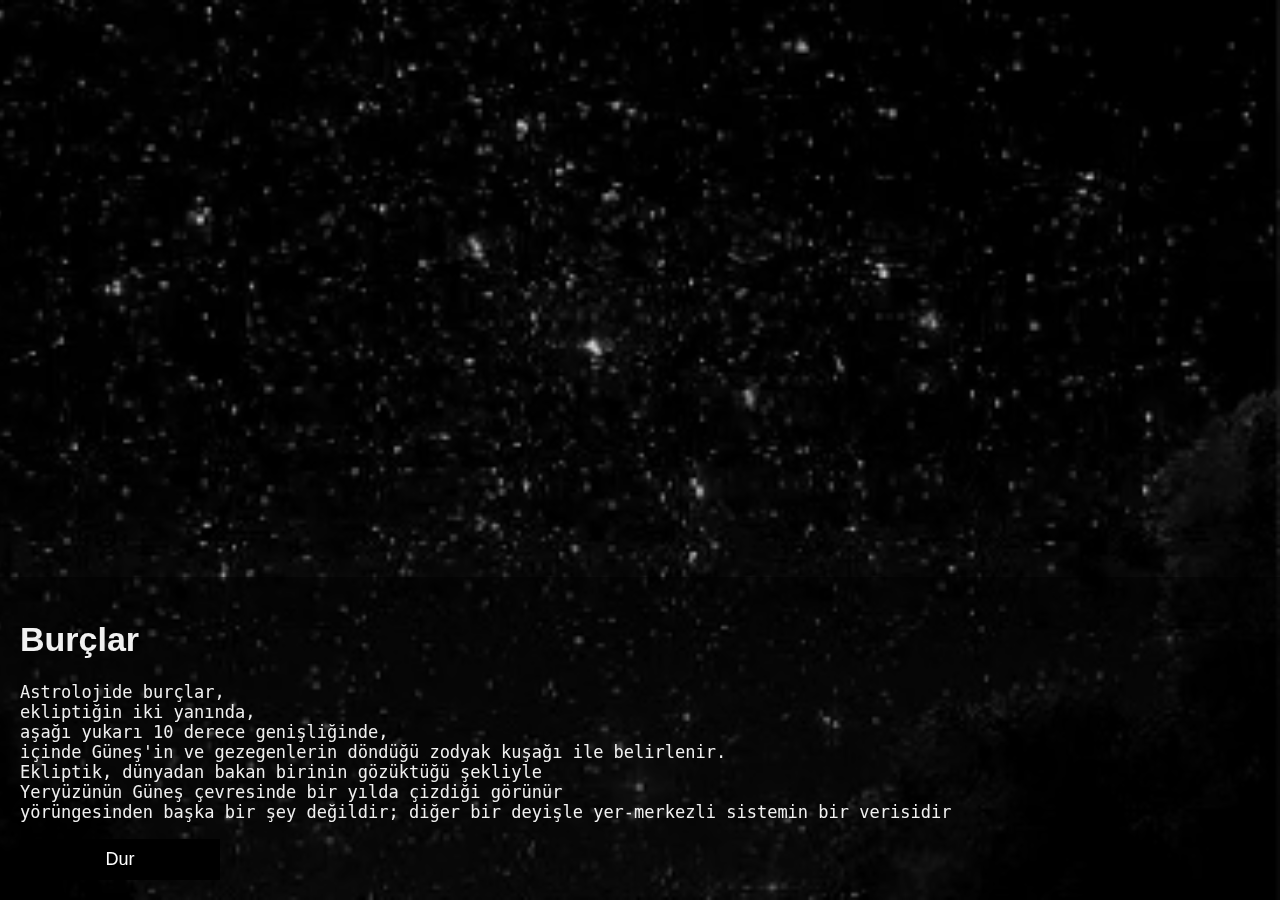
<file: AnaSayfa.html>
<!DOCTYPE html>
<html lang="tr">
<head>
    <meta charset="UTF-8">
    <title>Arkaplan video</title>
    <style>
        * {
            box-sizing: border-box;
        }

        body {
            margin: 0;
            font-family: Arial;
            font-size: 17px;
        }

        #video {
            position: fixed;
            right: 0;
            bottom: 0;
            min-width: 100%;
            min-height: 100%;
        }

        #videoIcerik {
            position: fixed;
            bottom: 0;
            background: rgba(0, 0, 0, 0.5);
            color: #f1f1f1;
            width: 100%;
            padding: 20px;
        }

        #buton {
            width: 200px;
            font-size: 18px;
            padding: 10px;
            border: none;
            background: #000;
            color: #fff;
            cursor: pointer;
        }

        #buton:hover {
            background: #ddd;
            color: black;
        }
    </style>
</head>
<body> 

      <video autoplay muted loop id="video" onclick="durBasla()">
    <source src="g.mp4" type="video/mp4">
    Tarayıcınız HTML5 videosunu desteklemiyor.
</video>

<div id="videoIcerik">
    
    <h1>Burçlar</h1>
    <pre>Astrolojide burçlar,
ekliptiğin iki yanında, 
aşağı yukarı 10 derece genişliğinde, 
içinde Güneş'in ve gezegenlerin döndüğü zodyak kuşağı ile belirlenir. 
Ekliptik, dünyadan bakan birinin gözüktüğü şekliyle 
Yeryüzünün Güneş çevresinde bir yılda çizdiği görünür 
yörüngesinden başka bir şey değildir; diğer bir deyişle yer-merkezli sistemin bir verisidir</pre>
    <button id="buton" onclick="durBasla()">Dur</button>
</div>

<script>
    var video = document.getElementById("video");
    var btn = document.getElementById("buton");

    function durBasla() {
        if (video.paused) {
            video.play();
            btn.innerHTML = "Dur";
        } else {
            video.pause();
            btn.innerHTML = "Oynat";
        }
    }
</script>

</body>
</html>
</file>
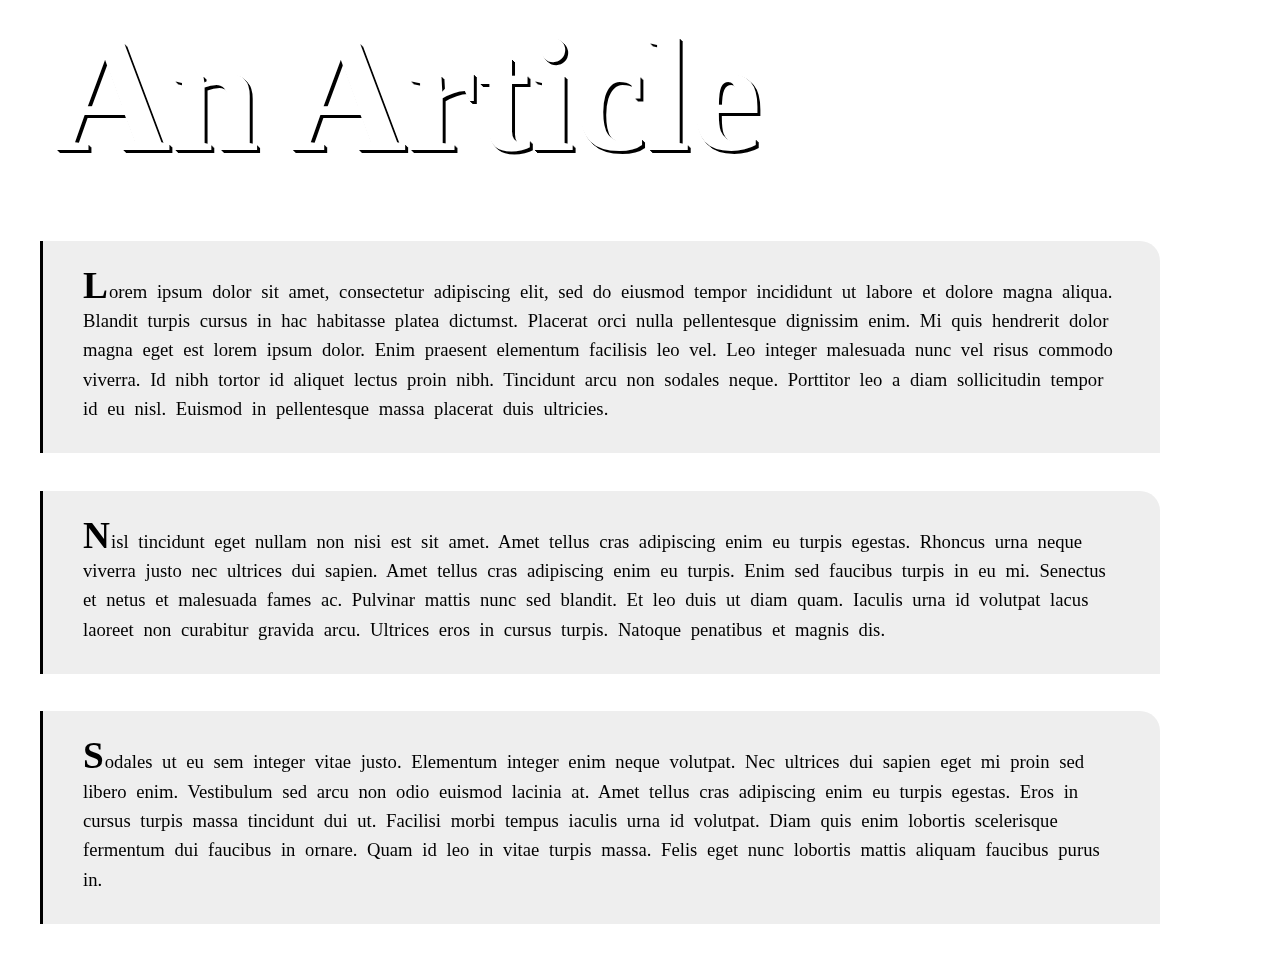
<file: blog.html>
<!DOCTYPE html>
<html lang="en">
<head>
    <meta charset="UTF-8">
    <meta name="viewport" content="width=device-width, initial-scale=1.0">
    <title>Document</title>
    <link rel="stylesheet" href="fre2.css"/>
</head>
<body>
    <div class="container">
        <main>
    <header>

        <div></div>
        <div></div>
        <div></div>
        <div></div>
        <div></div>
        <div></div>
        <div></div>
        <div></div>
        <div></div>
        <div></div>
        <div></div>
        <div></div>
        <div></div>
        <div></div>
        <div></div>
        <div></div>
        <div></div>
        <div></div>
        <div></div>
        <div></div>
        <div></div>
        <div></div>
        <div></div>
        <div></div>
        <div></div>
        <div></div>
        <div></div>
        <div></div>
        <div></div>
        <div></div>
        <div></div>
        <div></div>
        <div></div>
        <div></div>
        <div></div>
        <div></div>
        <div></div>
        <div></div>
        <div></div>
        <div></div>
        <div></div>
        <div></div>
        <div></div>
        <div></div>
        <div></div>
        <div></div>
        <div></div>
        <div></div>
        <div></div>
        <div></div>
        <div></div>
        <div></div>
        <div></div>
        <div></div>
        <div></div>
        <div></div>
        <div></div>
        <div></div>
        <div></div>
        <div></div>
        <div></div>
        <div></div>
        <div></div>
        <div></div>
        <div></div>
        <div></div>
        <div></div>
        <div></div>
        <div></div>
        <div></div>
        <div></div>
        <div></div>
        <div></div>
        <div></div>
        <div></div>
        <div></div>
        <div></div>
        <div></div>
        <div></div>
        <div></div>
        <div></div>
        <div></div>
        <div></div>
        <div></div>
        <div></div>
        <div></div>
        <div></div>
        <div></div>
        <div></div>
        <div></div>
        <div></div>
        <div></div>
        <div></div>
        <div></div>
        <div></div>
        <div></div>
        <div></div>
        <div></div>
        <div></div>
        <div></div>
        <div></div>
        <div></div>
        <div></div>
        <div></div>
        <div></div>
        <div></div>
        <div></div>
        <div></div>
        <div></div>
        <div></div>
        <div></div>
        <div></div>
        <div></div>
        <div></div>
        <div></div>
        <div></div>
        <div></div>
        <div></div>
        <div></div>
        <div></div>
        <div></div>
        <div></div>
        <div></div>
        <div></div>
        <div></div>
        <div></div>
        <div></div>
        <div></div>
        <div></div>
        <div></div>
        <div></div>
        <div></div>
        <div></div>
        <div></div>
        <div></div>
        <div></div>
        <div></div>
        <div></div>
        <div></div>
        <div></div>
        <div></div>
        <div></div>
        <div></div>
        <div></div>
        <div></div>
        <div></div>
        <div></div>
        <div></div>
        <div></div>
        <div></div>
        <div></div>
        <div></div>
        <div></div>
        <div></div>
        <div></div>
        <div></div>
        <div></div>
        <div></div>
        <div></div>
        <div></div>
        <div></div>
        <div></div>
        <div></div>
        <div></div>
        <div></div>
        <div></div>
        <div></div>
        <div></div>
        <div></div>
        <div></div>
        <div></div>
        <div></div>
        <div></div>
        <div></div>
        <div></div>
        <div></div>
        <div></div>
        <div></div>
        <div></div>
        <div></div>
        <div></div>
        <div></div>
        <div></div>
        <div></div>
        <div></div>
        <div></div>
        <div></div>
        <div></div>
        <div></div>
        <div></div>
        <div></div>
        <div></div>
        <div></div>
        <div></div>
        <div></div>
        <div></div>
        <div></div>
        <div></div>
        <div></div>
        <div></div>
        <div></div>
        <div></div>
        <div></div>
        <div></div>
        <div></div>
        <div></div>
        <div></div>
        <div></div>
        <div></div>
        <div></div>
        <div></div>
        <div></div>
        <div></div>
        <div></div>
        <div></div>
        <div></div>
        <div></div>
        <div></div>
        <div></div>
        <div></div>
        <div></div>
        <div></div>
        <div></div>
        <div></div>
        <div></div>
        <div></div>
        <div></div>
        <div></div>
        <div></div>
        <div></div>
        <div></div>
        <div></div>
        <div></div>
        <div></div>
        <div></div>
        <div></div>
        <div></div>
        <div></div>
        <div></div>
        <div></div>
        <div></div>
        <div></div>
        <div></div>
        <div></div>
        <div></div>
        <div></div>
        <div></div>
        <div></div>
        <div></div>
        <div></div>
        <div></div>
        <div></div>
        <div></div>
        <div></div>
        <div></div>
        <div></div>
        <div></div>
        <div></div>
        <div></div>
        <div></div>
        <div></div>
        <div></div>
        <div></div>
        <div></div>
        <div></div>
        <div></div>
        <div></div>
        <div></div>
        <div></div>
        <div></div>
        <div></div>
        <div></div>
        <div></div>
        <div></div>
        <div></div>
        <div></div>
        <div></div>
        <div></div>
        <div></div>
        <div></div>
        <div></div>
        <div></div>
        <div></div>
        <div></div>
        <div></div>
        <div></div>
        <div></div>
        <div></div>
        <div></div>
        <div></div>
        <div></div>
        <div></div>
        <div></div>
        <div></div>
        <div></div>
        <div></div>
        <div></div>
        <div></div>
        <div></div>
        <div></div>
        <div></div>
        <div></div>
        <div></div>
        <div></div>
        <div></div>
        <div></div>
        <div></div>
        <div></div>
        <div></div>
        <div></div>
        <div></div>
        <div></div>
        <div></div>
        <div></div>
        <div></div>
        <div></div>
        <div></div>
        <div></div>
        <div></div>
        <div></div>
        <div></div>
        <div></div>
        <div></div>
        <div></div>
        <div></div>
        <div></div>
        <div></div>
        <div></div>
        <div></div>
        <div></div>
        <div></div>
        <div></div>
        <div></div>
        <div></div>
        <div></div>
        <div></div>
        <div></div>
        <div></div>
        <div></div>
        <div></div>
        <div></div>
        <div></div>
        <div></div>
        <div></div>
        <div></div>
        <div></div>
        <div></div>
        <div></div>
        <div></div>
        <div></div>
        <div></div>
        <div></div>
        <div></div>
        <div></div>
        <div></div>
        <div></div>
        <div></div>
        <div></div>
        <div></div>
        <div></div>
        <div></div>
        <div></div>
        <div></div>
        <div></div>
        <div></div>
        <div></div>
        <div></div>
        <div></div>
        <div></div>
        <div></div>
        <div></div>
        <div></div>
        <div></div>
        <div></div>
        <div></div>
        <div></div>
        <div></div>
        <div></div>
        <div></div>
        <div></div>
        <div></div>
        <div></div>
        <div></div>
        <div></div>
        <div></div>
        <div></div>
        <div></div>
        <div></div>
        <div></div>
        <div></div>
        <div></div>
        <div></div>
        <div></div>
        <div></div>
        <div></div>
        <div></div>
        <div></div>
        <div></div>
        <div></div>
        <div></div>
        <div></div>
        <div></div>
        <div></div>
        <div></div>
        <div></div>
        <div></div>
        <div></div>
        <div></div>
        <div></div>
        <div></div>
        <div></div>
        <div></div>
        <div></div>
        <div></div>
        <div></div>
        <div></div>
        <div></div>
        <div></div>
        <div></div>
        <div></div>
        <div></div>
        <div></div>
        <div></div>
        <div></div>
        <div></div>
        <div></div>
        <div></div>
        <div></div>
        <div></div>
        <div></div>
        <div></div>
        <div></div>
        <div></div>
        <div></div>
        <div></div>
        <div></div>
        <div></div>
        <div></div>
        <div></div>
        <div></div>
        <div></div>
        <div></div>
        <div></div>
        <div></div>
        <div></div>
        <div></div>
        <div></div>
        <div></div>
        <div></div>
        <div></div>
        <div></div>
        <div></div>
        <div></div>
        <div></div>
        <div></div>
        <div></div>
        <div></div>
        <div></div>
        <div></div>
        <div></div>
        <div></div>
        <div></div>
        <div></div>
        <div></div>
        <div></div>
        <div></div>
        <div></div>
        <div></div>
        <div></div>
        <div></div>
        <div></div>
        <div></div>
        <div></div>
        <div></div>
        <div></div>
        <div></div>
        <div></div>
        <div></div>
        <div></div>
        <div></div>
        <div></div>
        <div></div>
        <div></div>
        <div></div>
        <div></div>
        <div></div>
        <div></div>
        <div></div>
        <div></div>
        <div></div>
        <div></div>
        <div></div>
        <div></div>
        <div></div>
        <div></div>
        <div></div>
        <div></div>
        <div></div>
        <div></div>
        <div></div>
        <div></div>
        <div></div>
        <div></div>
        <div></div>
        <div></div>
        <div></div>
        <div></div>
        <div></div>
        <div></div>
        <div></div>
        <div></div>
        <div></div>
        <div></div>
        <div></div>
        <div></div>
        <div></div>
        <div></div>
        <div></div>
        <div></div>
        <div></div>
        <div></div>
        <div></div>
        <div></div>
        <div></div>
        <div></div>
        <div></div>
        <div></div>
        <div></div>
        <div></div>
        <div></div>
        <div></div>
        <div></div>
        <div></div>
        <div></div>
        <div></div>
        <div></div>
        <div></div>
        <div></div>
        <div></div>
        <div></div>
        <div></div>
        <div></div>
        <div></div>
        <div></div>
        <div></div>
        <div></div>
        <div></div>
        <div></div>
        <div></div>
        <div></div>
        <div></div>
        <div></div>
        <div></div>
        <div></div>
        <div></div>
        <div></div>
        <div></div>
        <div></div>
        <div></div>
        <div></div>
        <div></div>
      
      </header>
      
      <figure>
        <figcaption>
          <h1>An Article</h1>
        </figcaption>
      </figure>
      
      <article>
        <p>
          Lorem ipsum dolor sit amet, consectetur adipiscing elit, sed do eiusmod tempor incididunt ut labore et dolore magna aliqua. Blandit turpis cursus in hac habitasse platea dictumst. Placerat orci nulla pellentesque dignissim enim. Mi quis hendrerit dolor magna eget est lorem ipsum dolor. Enim praesent elementum facilisis leo vel. Leo integer malesuada nunc vel risus commodo viverra. Id nibh tortor id aliquet lectus proin nibh. Tincidunt arcu non sodales neque. Porttitor leo a diam sollicitudin tempor id eu nisl. Euismod in pellentesque massa placerat duis ultricies.
        </p>
      
        <p>
          Nisl tincidunt eget nullam non nisi est sit amet. Amet tellus cras adipiscing enim eu turpis egestas. Rhoncus urna neque viverra justo nec ultrices dui sapien. Amet tellus cras adipiscing enim eu turpis. Enim sed faucibus turpis in eu mi. Senectus et netus et malesuada fames ac. Pulvinar mattis nunc sed blandit. Et leo duis ut diam quam. Iaculis urna id volutpat lacus laoreet non curabitur gravida arcu. Ultrices eros in cursus turpis. Natoque penatibus et magnis dis.
        </p>
      
        <p>
          Sodales ut eu sem integer vitae justo. Elementum integer enim neque volutpat. Nec ultrices dui sapien eget mi proin sed libero enim. Vestibulum sed arcu non odio euismod lacinia at. Amet tellus cras adipiscing enim eu turpis egestas. Eros in cursus turpis massa tincidunt dui ut. Facilisi morbi tempus iaculis urna id volutpat. Diam quis enim lobortis scelerisque fermentum dui faucibus in ornare. Quam id leo in vitae turpis massa. Felis eget nunc lobortis mattis aliquam faucibus purus in.
        </p>
      </article>
</body>
</html>
</file>
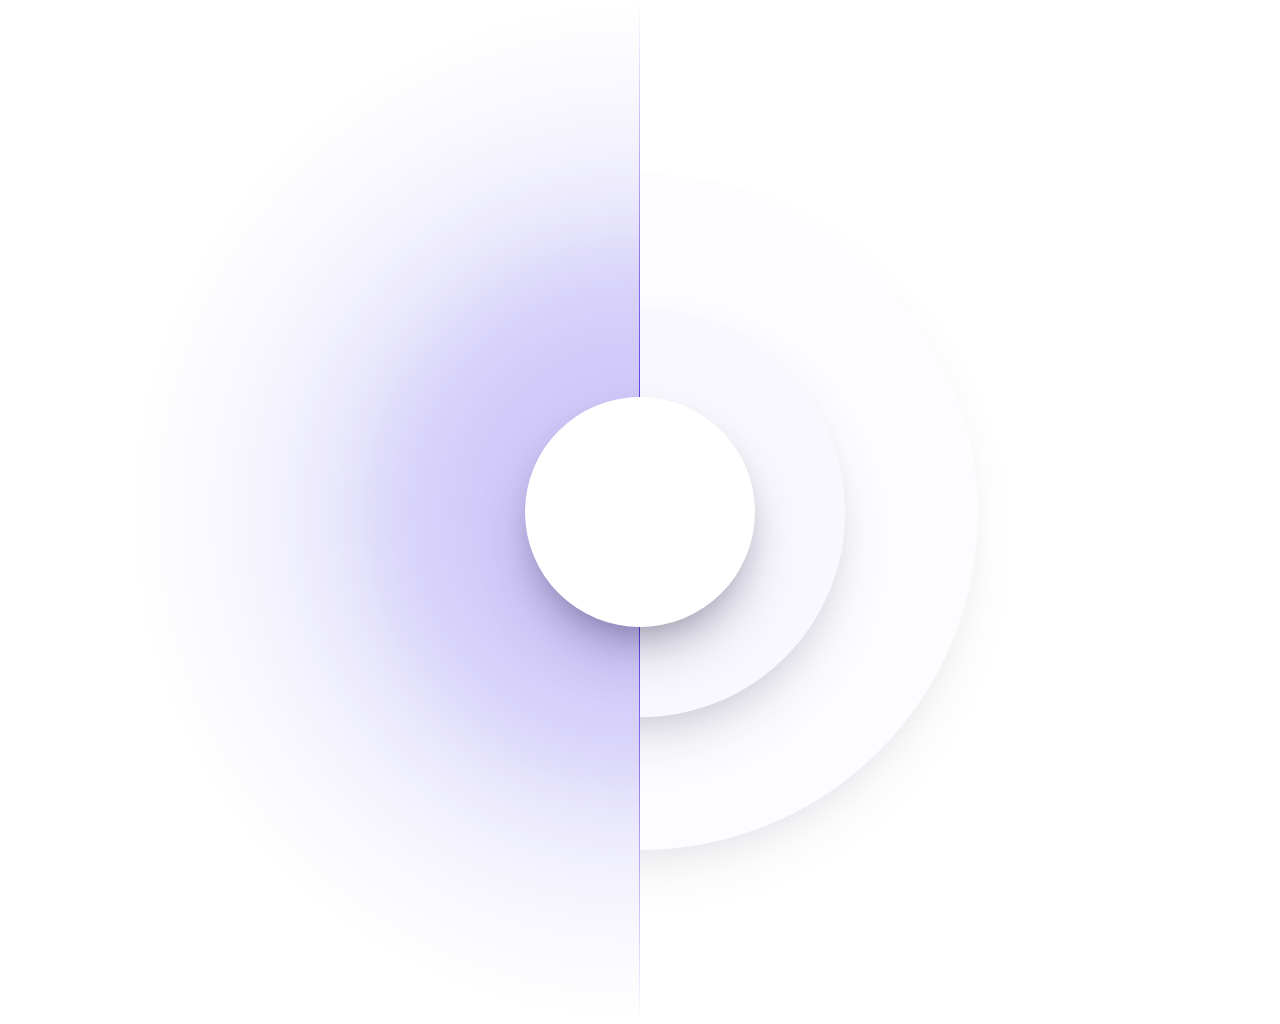
<file: burclar.html>
<!DOCTYPE html>
<html lang="en">
<head>
    <meta charset="UTF-8">
    <meta name="viewport" content="width=device-width, initial-scale=1.0">
    <title>Document</title>
    <link href="free.css" type="text/css" rel="stylesheet"/>
</head>
<body>
    <div class="void" id="void">
        <div class="crop">
        <ul id="card-list" style="--count: 6;">
            <li><div class="card"><a href=""><span class="model-name">koç</span><span>çok yakında</span></a></div></li>
            <li><div class="card"><a href=""><span class="model-name">ikizler</span><span>çok yakında</span></a></div></li>
            <li><div class="card"><a href=""><span class="model-name">terazi</span><span>çok yakında</span></a></div></li>
            <li><div class="card"><a href=""><span class="model-name">başak</span><span>çok yakında</span></a></div></li>
            <li><div class="card"><a href=""><span class="model-name">balık</span><span>çok yakında</span></a></div></li>
                    <li><div class="card"><a href=""><span class="model-name">oğlak</span><span>çok yakında</span></a></div></li>
                    <li><div class="card"><a href=""><span class="model-name">akrep</span><span>çok yakında</span></a></div></li>
                    <li><div class="card"><a href=""><span class="model-name">yengeç</span><span>çok yakında</span></a></div></li>
                    <li><div class="card"><a href=""><span class="model-name">kova</span><span>çok yakında</span></a></div></li>
                    <li><div class="card"><a href=""><span class="model-name">yay</span><span>çok yakında</span></a></div></li>
                    <li><div class="card"><a href=""><span class="model-name">aslan</span><span>çok yakında</span></a></div></li>
                    <li><div class="card"><a href=""><span class="model-name">boğa</span><span>çok yakında</span></a></div></li>
        </ul>
        <div class="last-circle"></div>
        <div class="second-circle"></div>
        </div>
        <div class="mask"></div>
        <div class="center-circle"></div>
    <div> 
</body>
</html>
</file>
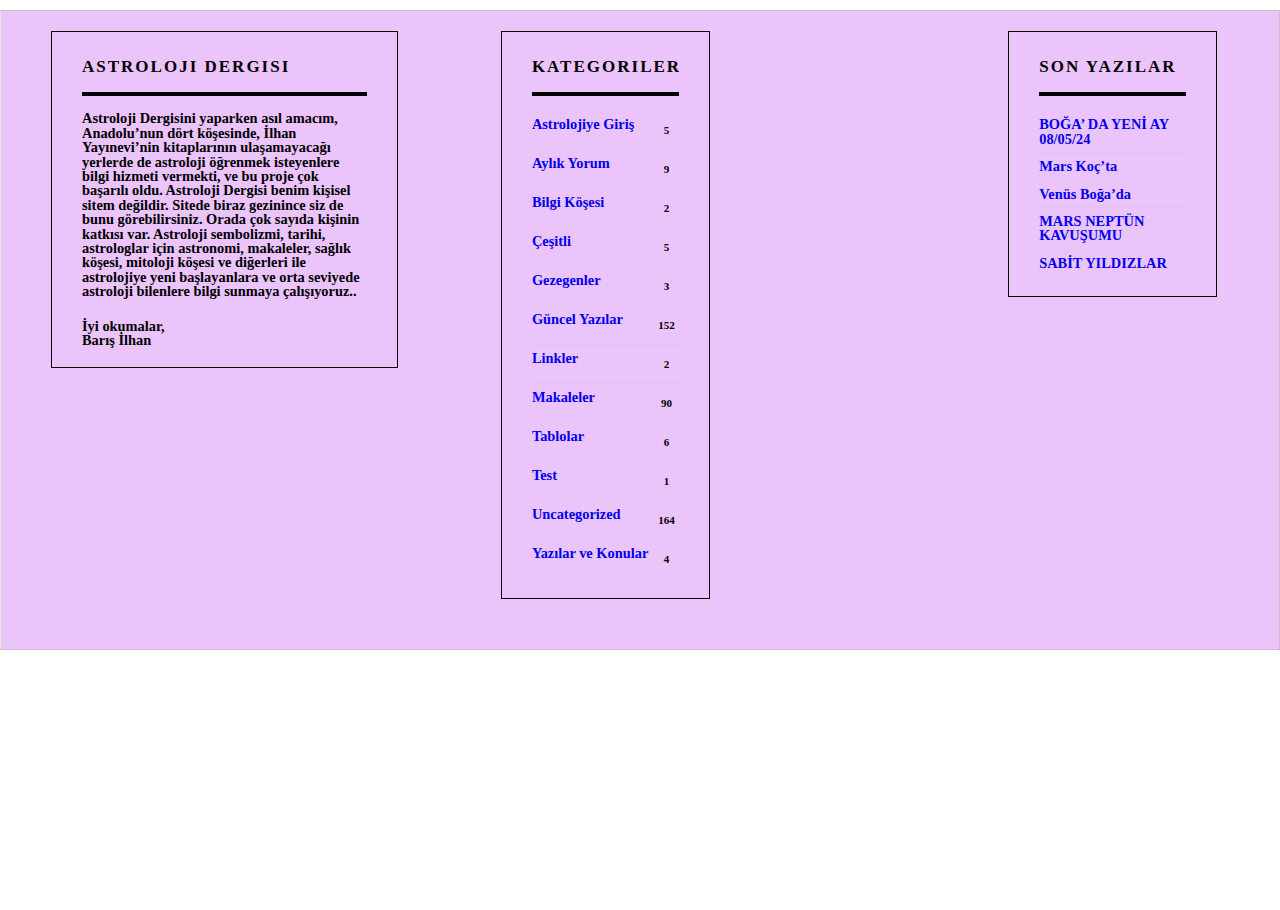
<file: i.html>
<!DOCTYPE html>
<html lang="en">
<head>
    <meta charset="UTF-8">
    <meta name="viewport" content="width=<div class="container container_alt"> 
                        
                            		
      
    <title>Document</title>
    <link href="i.css" type="text/css" rel="stylesheet"/>
    <link href="s.css" type="text/css" rel="stylesheet"/>
   

</head>
<body>
     
<table width="902" border="2" align="center" cellpadding="10" cellspacing="5">
    <footer>
        <div class="footer">  
    <tr>
      
    <tr>
      <th height="585" bgcolor="#EBC4FB" class="B" scope="row">  <div class="container">
       
        <main>
    <div class="foocol first p-border"> 
        
        <div class="sidebar_item"><h5 class="widget">Astroloji Dergisi</h5>			<div class="textwidget"><p>Astroloji Dergisini yaparken asıl amacım, Anadolu’nun dört köşesinde, İlhan Yayınevi’nin kitaplarının ulaşamayacağı yerlerde de astroloji öğrenmek isteyenlere bilgi hizmeti vermekti, ve bu proje çok başarılı oldu. Astroloji Dergisi benim kişisel sitem değildir. Sitede biraz gezinince siz de bunu görebilirsiniz. Orada çok sayıda kişinin katkısı var. Astroloji sembolizmi, tarihi, astrologlar için astronomi, makaleler, sağlık köşesi, mitoloji köşesi ve diğerleri ile astrolojiye yeni başlayanlara ve orta seviyede astroloji bilenlere bilgi sunmaya çalışıyoruz..</p>
<p class="has-text-align-right">İyi okumalar,<br>
Barış İlhan</p>
</div>
</div>                
    </div>

    <div class="foocol second p-border"> 
    
        <div class="sidebar_item"><h5 class="widget">Kategoriler</h5>
    <ul>
            <li class="cat-item cat-item-29"><a href="https://www.astrolojidergisi.com/kategori/astrolojiye-giris/">Astrolojiye Giriş</a> <span class="cat_nr">5</span>
</li>
<li class="cat-item cat-item-48"><a href="https://www.astrolojidergisi.com/kategori/aylik-yorum/">Aylık Yorum</a> <span class="cat_nr">9</span>
</li>
<li class="cat-item cat-item-43"><a href="https://www.astrolojidergisi.com/kategori/bilgi-kosesi/">Bilgi Köşesi</a> <span class="cat_nr">2</span>
</li>
<li class="cat-item cat-item-34"><a href="https://www.astrolojidergisi.com/kategori/cesitli/">Çeşitli</a> <span class="cat_nr">5</span>
</li>
<li class="cat-item cat-item-44"><a href="https://www.astrolojidergisi.com/kategori/astrolojiye-giris/gezegenler/">Gezegenler</a> <span class="cat_nr">3</span>
</li>
<li class="cat-item cat-item-42"><a href="https://www.astrolojidergisi.com/kategori/guncel-yazilar/">Güncel Yazılar</a> <span class="cat_nr">152</span>
</li>
<li class="cat-item cat-item-36"><a href="https://www.astrolojidergisi.com/kategori/linkler/">Linkler</a> <span class="cat_nr">2</span>
</li>
<li class="cat-item cat-item-31"><a href="https://www.astrolojidergisi.com/kategori/makaleler/">Makaleler</a> <span class="cat_nr">90</span>
</li>
<li class="cat-item cat-item-35"><a href="https://www.astrolojidergisi.com/kategori/tablolar/">Tablolar</a> <span class="cat_nr">6</span>
</li>
<li class="cat-item cat-item-37"><a href="https://www.astrolojidergisi.com/kategori/test/">Test</a> <span class="cat_nr">1</span>
</li>
<li class="cat-item cat-item-1"><a href="https://www.astrolojidergisi.com/kategori/uncategorized/">Uncategorized</a> <span class="cat_nr">164</span>
</li>
<li class="cat-item cat-item-30"><a href="https://www.astrolojidergisi.com/kategori/yazilar-ve-konular/">Yazılar ve Konular</a> <span class="cat_nr">4</span>
</li>
    </ul>

    </div>                
    </div>

    <div class="foocol third p-border"> 
    
                        
    </div>

    <div class="foocol last p-border">
    
        
<div class="sidebar_item">
<h5 class="widget">Son Yazılar</h5>
<ul>
                                    <li>
            <a href="https://www.astrolojidergisi.com/boga-da-yeni-ay-08-05-24/">BOĞA’ DA YENİ AY 08/05/24</a>
                            </li>
                                    <li>
            <a href="https://www.astrolojidergisi.com/mars-kocta/">Mars Koç’ta</a>
                            </li>
                                    <li>
            <a href="https://www.astrolojidergisi.com/venus-bogada/">Venüs Boğa’da</a>
                            </li>
                                    <li>
            <a href="https://www.astrolojidergisi.com/mars-neptun-kavusumu/">MARS NEPTÜN KAVUŞUMU</a>
                            </li>
                                    <li>
            <a href="https://www.astrolojidergisi.com/sabit-yildizlar/">SABİT YILDIZLAR</a>
                            </li>
            </ul>

</div>                
    </div>                                    
                </div>
                <div class="container"></div></th>
    </tr>
   
  </table>
  <script type="text/javascript">
  var MenuBar1 = new Spry.Widget.MenuBar("MenuBar1", {imgDown:"SpryAssets/SpryMenuBarDownHover.gif", imgRight:"SpryAssets/SpryMenuBarRightHover.gif"});
  </script> 
  
  
   </div>
 </footer>
 
</main>
</body>
</html>
</file>
<file: fre2.css>
:root {
    --zoomAmount: 140%;
    --tint: rgb(0, 0, 0);
    --accent: rgb(0, 0, 0)/*for text box borders*/;
  }
  
  /* -------------------------------------------------------------------- */
  
  *,
  *::before,
  *::after {
    box-sizing: border-box;
    font-family: "Libre Bodoni", serif;
  }
  
  body,
  html {
    -webkit-text-size-adjust: 100%;
    -webkit-tap-highlight-color: transparent;
    -webkit-font-smoothing: antialiased;
    text-rendering: optimizeLegibility;
  }
  
  body {
    display: flex;
    flex-direction: column;
    align-items: center;
    justify-content: center;
    width: 100%;
    min-height: 100vh;
    margin: 0;
    
    backface-visibility: hidden; /* Force GPU Usage */
  }
  
  body > * {
    width: 100%;
    height: auto;
    max-width: 1900px;
  }
  
  body > figure {
    position: absolute;
    margin: 0;
    top: 0;
    width: 100%;
    height: auto;
    min-height: 750px;
    max-height: 750px;
    z-index: -1;
    display: flex;
    flex-direction: column;
    align-items: center;
    justify-content: center;
    background: #f8f1f1;
  }
  
  figure figcaption {
    margin: 0;
  }
  
  figure figcaption h1 {
    position: relative;
    font-size: 120pt;
    line-height: 120pt;
    color: white;
    text-shadow: 1px 1px 0px black, 2px 2px 0px black, 3px 3px 0px black;
    font-weight: 900;
    margin: 0;
    overflow: hidden;
    padding: 0 15px;
  }
  
  figure figcaption h1::after {
    position: absolute;
    bottom: 0;
    right: 100%;
    width: 100%;
    height: 20px;
    background: white;
    content: "";
    transition: all 1s ease;
  }
  
  body > header:hover ~ figure figcaption h1::after {
    right: 0;
    transition: all 1s ease;
  }
  
  body > header,
  body > header > div {
    background: url("https://picsum.photos/id/872/3840/2160");
    background-size: 100%;
    background-position: bottom;
    background-attachment: fixed;
    background-repeat: no-repeat;
    mix-blend-mode: multiply;
    transition: all 0.5s ease-in-out;
  }
  
  body > header {
    background: var(--tint);
    position: relative;
    width: 100%;
    max-width: 100%;
    min-height: 750px;
    max-height: 750px;
    display: flex;
    flex-direction: row;
    align-items: flex-start;
    justify-content: center;
    flex-wrap: wrap;
    overflow: hidden;
    z-index: 1;
  }
  
  body > header > div {
    width: 50px;
    height: 50px;
    mix-blend-mode: luminosity;
  }
  
  body > header > div:hover,
  body > header > div:hover ~ div {
    background-size: var(--zoomAmount);
    transition: all 0.5s ease-in-out;
  }
  
  article {
    position: relative;
    max-width: 1200px;
    display: flex;
    flex-direction: column;
    align-items: center;
    justify-content: center;
    padding: 30px 40px;
    z-index: 1;
  }
  
  article p {
    font-size: 14pt;
    line-height: 22pt;
    color: black;
    border-left: 3px solid var(--accent);
    padding: 30px 40px;
    background: #eee;
    font-weight: 300;
    word-spacing: 5px;
    border-radius: 0 20px 0 0;
  }
  
  article p:first-letter {
    font-size: 200%;
    font-weight: 600;
    margin-right: 1px;
  }
  
  @media (max-width: 1250px) {
    body > header,
    body > figure {
      max-height: 500px;
      min-height: 500px;
    }
    figure figcaption h1 {
      font-size: 70pt;
      line-height: 78pt;
      text-align: center;
    }
    body > header,
    body > header > div {
      background-position: center !important;
    }
    body > header > div {
      width: 40px;
      height: 40px;
    }
  }
  
  @media (max-width: 400px) {
    figure figcaption h1 {
      font-size: 54pt;
      line-height: 62pt;
    }
  }
</file>
<file: free.css>
:root {
	--rotate-speed: 40;
	--count: 8; /* Default count, the DOM element should override this */
	--easeInOutSine: cubic-bezier(0.37, 0, 0.63, 1);
	--easing: cubic-bezier(0.000, 0.37, 1.000, 0.63);
}

body {
	margin: 0;
}

.void {
	width: 100%;
	max-width: 1024px;
	margin: auto;
	position: relative;
	aspect-ratio: 1 / 1;
}
ul:hover * {
	animation-play-state: paused;
}
ul {
	list-style-type: none;
	margin: 0;
	padding: 0;
	position: relative;
	width: 100%;
	aspect-ratio: 1 / 1;
	outline: 2px dotted magenta;
	z-index: 1;
}
li {
	position: absolute;
	top: 50%;
	transform: translateY(-50%);
/* 	outline: 2px dashed cyan; */
	width: 100%;
	animation: rotateCW calc(var(--rotate-speed) * 1s) var(--easing) infinite;
}
.card {
	width: 27%;
	display: flex;
	flex-direction: column;
	align-items: flex-start;
	padding: 16px 24px;
	gap: 8px;
	background: #FFFFFF;
	box-shadow: 0px 4px 12px rgba(0, 0, 0, 0.1), 0px 16px 32px rgba(0, 0, 0, 0.1);
	border-radius: 12px;
	font-family: 'Inter', sans-serif;
	font-style: normal;
	font-weight: 400;
	font-size: 14px;
	line-height: 20px;
	color: #535062;
	animation: rotateCCW calc(var(--rotate-speed) * 1s) var(--easing) infinite;
}
a {
	text-decoration: none;
	color: unset;
}
.model-name {
	font-weight: 500;
	font-size: 18px;
	line-height: 150%;
	color: #3B2ED0;
	display: block;
}
svg {
	position: absolute;
	top: 0;
	left: 0;
	z-index: 0;
}

li:nth-child(2), li:nth-child(2) .card {
	animation-delay: calc((var(--rotate-speed)/var(--count)) * -1s);
}
li:nth-child(3), li:nth-child(3) .card {
	animation-delay: calc((var(--rotate-speed)/var(--count)) * -2s);
}
li:nth-child(4), li:nth-child(4) .card {
	animation-delay: calc((var(--rotate-speed)/var(--count)) * -3s);
}
li:nth-child(5), li:nth-child(5) .card {
	animation-delay: calc((var(--rotate-speed)/var(--count)) * -4s);
}
li:nth-child(6), li:nth-child(6) .card {
	animation-delay: calc((var(--rotate-speed)/var(--count)) * -5s);
}
li:nth-child(7), li:nth-child(7) .card {
	animation-delay: calc((var(--rotate-speed)/var(--count)) * -6s);
}
li:nth-child(8), li:nth-child(8) .card {
	animation-delay: calc((var(--rotate-speed)/var(--count)) * -7s);
}

@keyframes rotateCW {
	from {
		transform: translate3d(0px, -50%, -1px) rotate(-45deg);
	}
	to {
		transform: translate3d(0px, -50%, 0px) rotate(-315deg);
	}
}
@keyframes rotateCCW {
	from {
		transform: rotate(45deg);
	}
	to {
		transform: rotate(315deg);
	}
}
@keyframes pulseGlow {
	from {
		background-size: 60%;
	}
	to {
		background-size: 100%;
	}
}

.center-circle {
	position: absolute;
	width: 230px;
	aspect-ratio: 1 / 1;
	left: 50%;
	top: 50%;
	transform: translate(-50%, -50%);
	background: #FFFFFF;
	box-shadow: 0px 18px 36px -18px rgba(12, 5, 46, 0.3), 0px 30px 60px -12px rgba(12, 5, 46, 0.25);
	border-radius: 50%;
}
.second-circle {
	position: absolute;
	width: 40%;
	aspect-ratio: 1 / 1;
	left: 50%;
	top: 50%;
	transform: translate(-50%, -50%);
	background: #F5F4FE;
	opacity: 0.5;
	box-shadow: 0px 18px 36px -18px rgba(12, 5, 46, 0.3), 0px 30px 60px -12px rgba(12, 5, 46, 0.25);
	border-radius: 50%;
}
.last-circle {
	position: absolute;
	width: 66%;
	aspect-ratio: 1 / 1;
	left: 50%;
	top: 50%;
	transform: translate(-50%, -50%);
	background: #F5F4FE;
	opacity: 0.25;
	box-shadow: 0px 18px 36px -18px rgba(12, 5, 46, 0.3), 0px 30px 60px -12px rgba(12, 5, 46, 0.25);
	border-radius: 50%;
}
.crop {
	-webkit-mask-image: linear-gradient(90deg, rgba(0, 0, 0, 0), rgba(0, 0, 0, 0) 50%, rgba(0, 0, 0, 1) 50%, rgba(0, 0, 0, 1));
}
.mask {
	position: absolute;
	top: 0;
	left: 0;
	bottom: 0;
	width: 50%;
	animation: pulseGlow 5s linear infinite alternate;
	background-position: 100% 50%;
	background-repeat: no-repeat;
	background-image: radial-gradient(100% 50% at 100% 50%, rgba(60, 26, 229, 0.25) 0%, rgba(60, 26, 229, 0.247904) 11.79%, rgba(59, 26, 229, 0.241896) 21.38%, rgba(58, 26, 229, 0.2324) 29.12%, rgba(57, 26, 229, 0.219837) 35.34%, rgba(55, 26, 229, 0.20463) 40.37%, rgba(53, 26, 229, 0.1872) 44.56%, rgba(51, 26, 229, 0.16797) 48.24%, rgba(48, 26, 229, 0.147363) 51.76%, rgba(46, 26, 229, 0.1258) 55.44%, rgba(44, 26, 229, 0.103704) 59.63%, rgba(41, 26, 229, 0.0814963) 64.66%, rgba(39, 26, 229, 0.0596) 70.88%, rgba(36, 26, 229, 0.038437) 78.62%, rgba(34, 26, 229, 0.0184296) 88.21%, rgba(32, 26, 229, 0) 100%);
}
.mask:after {
	content: "";
	position: absolute;
	width: 1px;
	height: 100%;
	right: 0;
	display: block;
	background-image: linear-gradient(180deg, rgba(60, 26, 229, 0) 0%, #3C1AE5 50%, rgba(60, 26, 229, 0) 100%);
}
</file>
<file: i.css>
/* @containers****************************************************************************************************************************************************************************************/
.container,.container_alt,.container_vis{
	width: 100%;
	max-width: 1360px;
	margin: 0 auto;
	padding:0 15px;
	overflow:hidden;
	position:relative; 
}
.tmnf_width_wide .container,
.tmnf_width_wide .container_alt,
.tmnf_width_wide .container_vis{max-width: 1480px;}

.tmnf_width_narrow .container,
.tmnf_width_narrow .container_alt,
.tmnf_width_narrow .container_vis{max-width: 1200px;}

.tmnf_width_minimal .container,
.tmnf_width_minimal .container_alt,
.tmnf_width_minimal .container_vis{max-width: 1060px;}

.header_fullwidth #header .container,
.header_fullwidth #header .container_vis{max-width:100%; padding:0 50px;}
.container_alt{
	padding:0 0; 
}
.container_vis{
	overflow:visible;
}
#footer .container{
	background:none ;
}


/* @mobile first****************************************************************************************************************************************************************************************/

@media only screen and (min-width: 1025px) {	

	/* headers */
	
	.will_stick_wrap{ min-height:65px;}
	
	.header_row{position:relative;border-style:solid; border-width:0 0 1px 0;}
	
	#titles{ float:left; margin-right:20px;text-align:left;}
	.headad{ float:none; padding:18px 0 10px 0; margin:0 0 0 0;}
	#navigation{ float:right; margin:0 0 0 -12px;}
	.nav,
	.nav>li{ float: left;}
	#header ul.social-menu{ float:left;}
	.head_extend{ float:right;}
	
	
	/* tranparent */
	
	[class*="hero-cover"] #header{ position:absolute; background:none !important;}
	[class*="hero-cover"] .will_stick:not(.scrollDown){background:none!important;}
	[class*="hero-cover"] .spec_menu_wrap{background:none!important;border-color:rgba(211, 47, 47, 0.1) !important;}
	[class*="hero-cover"] .header_row{ border-color:rgba(194, 16, 16, 0.1) !important;}
	[class*="hero-cover"] .page-header-image{padding:320px 0 100px 0;}
	[class*="hero-cover"] .header_classic_2 .header_row_bottom {border-width:0 0 0 0;}
	.elementor-editor-active #header{ position:relative !important; background: inherit !important;}
	.elementor-editor-active #header a{ color:inherit  !important;}
	
	
	/* slim header */
	.header_slim .header_row{ text-align:center;}
	.header_slim #titles{ position:absolute; top:0; left:15px; }
	.header_slim #navigation{ float:none; margin:0 auto -9px auto; display:inline-block; text-align:center;}
	.header_slim .nav,
	.header_slim .nav>li{ float: none;}
	.header_slim .head_additional{position:absolute; top:0; right:15px;}
	
	.header_slim.header_fullwidth #titles{left:40px; }
	.header_slim.header_fullwidth .head_additional{right:40px;}
	
	/* centered header */
	.header_centered .header_row{ text-align:center;}
	.header_centered #titles{ float:none; margin-left:auto; margin-right:auto; text-align:center;}
	.header_centered #titles img{float:none; margin-left:auto; margin-right:auto;}
	.header_centered #navigation{ float:none; margin:0 auto -8px auto; display:inline-block; text-align:center;}
	.header_centered .nav,
	.header_centered .nav>li{ float: none;}
	.header_centered #header ul.social-menu{position:relative; top:0; right:20px;}
	.header_centered .head_extend{position:relative; top:0; left:25px;}
	.header_centered .headad{ padding:10px 0 10px 0;}
	
	/* centered header 2 */
	.header_centered_2 .header_row{ text-align:center;}
	.header_centered_2 #titles{ float:none; margin-left:auto; margin-right:auto; text-align:center;}
	.header_centered_2 #titles img{float:none; margin-left:auto; margin-right:auto;}
	.header_centered_2 #navigation{ float:none; margin:0 auto -9px auto; display:inline-block; text-align:center;}
	.header_centered_2 .nav,
	.header_centered_2 .nav>li{ float: none;}
	.header_centered_2 #header ul.social-menu{position:absolute; top:50%; right:20px; margin-top:-20px;}
	.header_centered_2 .head_extend{position:absolute; top:50%; left:25px;margin-top:-23px;}
	.header_centered_2 .headad{ padding:10px 0 10px 0;}

	/* classic header 2 */

	.header_classic_2 .wrapper_inn>.headad{
		display: none;
	}

	.header_classic_2 .headad{
		max-width: 728px;
		float: right;
		background: none;
	}

	.header_classic_2 .header_row {
		border-width: 0 0 0 0;
	}

	.header_classic_2 .header_row_bottom {
		border-width:0 0 1px 0;
	}

	.header_classic_2 .spec_menu_wrap {
		margin-top: 10px;
		margin-bottom:25px;
		border-style: solid;
		border-width: 1px 0 1px 0;
	}

	.header_classic_2 #navigation {
		float: left;
		margin: 0 0 0 0;
	}

	.header_classic_2 #header ul.social-menu {
		float: right;
	}
	
	
	
		/* post padding */
		.content_inn{ border-width:0 0 0 1px; padding-left:140px;padding-right:110px; overflow:visible;}
		.has-post-thumbnail .entryhead_single{ margin:0 -70px 40px -70px; width:calc(100% + 140px);}
		
		.postbarNone .content_inn,
		.tmnf-sidebar-null .content_inn{ border-width:0 0 0 0; padding-left:0; padding-right:0;}
		
		.postbarLeft .content_inn{ border-width:0 1px 0 0;padding-left:110px;padding-right:140px;}
		
		.Landscape .has-post-thumbnail .item_inn{ padding-right:40%}

		.postbarRight .page-header-image h1,
		.postbarRight .page-header-image p.meta,
		.postbarRight .page-header-image .tmnf_excerpt{padding-left:140px;}
	
}
@media only screen and (min-width: 868px) {
	/* columns */
	.eightcol{
		width:70%;
		float:left;
	}
	.blogger_wide .eightcol{ width:100%;}
	.fourcol{
		width:30%;
		float:right;
	}
	#woo-site .eightcol{
		width:72% !important;
		float:right !important;
	}
	.tmnf-shop-sidebar-null #woo-site .eightcol{ width:100% !important;}
	#woo-site .fourcol{
		width:28%;
		padding-top:0;
	}
	.postbarLeft .eightcol{
		float:right;
	}
	.postbarLeft .four{
		float:left;
	}
	.postbarNone .eightcol,.tmnf-sidebar-null .eightcol{
		float:none !important;
		margin:0 auto !important;
	}
	.postbarNone .eightcol .entry,.tmnf-sidebar-null .entry,.postbarNone .postinfo,.tmnf-sidebar-null .postinfo,.postbarNone #comments,.tmnf-sidebar-null #comments{
		max-width:700px;
		float:none;
		margin:0 auto;
	}
	.postbarNone .post-head,.tmnf-sidebar-null .post-head,.postbarNone .post-pagination,.tmnf-sidebar-null .post-pagination{
		max-width:700px;
		float: none;
		margin-left:auto;
		margin-right:auto;
	}
	.postbarNone .header_text,.tmnf-sidebar-null .header_text{
		max-width:70%;
		float: none;
		margin-left:auto !important;
		margin-right:auto !important;
	}
	.postbarNone .post-head,.tmnf-sidebar-null .post-head{
		text-align:center;
	}
	.postbarNone .meta_single,.tmnf-sidebar-null .meta_single {
		float: none;
		text-align: center;
	}
	.postbarNone .meta_single .meta,.tmnf-sidebar-null .meta_single .meta{
		float: none;
		text-align: center;
		margin-bottom:15px;
	}
	.postbarNone .meta_single.meta_deko::after,.tmnf-sidebar-null .meta_single.meta_deko::after {
		left: 50% ;
		width: 260px ;
		margin-left: -130px ;
	}
	.foocol{
		width:21%;
		padding:0 15px 0 30px;
		position:relative;
		float:left;
		min-height:1px;
		border-width:0 0 0 0;
	}
	.foocol.first{
		padding-left:15px;
		padding-right:6%;
		width:36%;
	}
	.foocol.last{
		padding-right:15px;
		border-width:0 0 0 0;
	}
	.tmnf_columns_5 li,.tmnf_columns_4 li,.tmnf_columns_3 li,.tmnf_columns_2 li{
		float:left;
	}
	.tmnf_columns_5 li{width:20%;}
	.tmnf_columns_4 li{ width:25%;}
	.tmnf_columns_3 li{width:33.33%;}
	.tmnf_columns_2 li{ width:50%;}
	/* defaults */
	.wrapper{
		overflow:hidden;
	}
	
	
	.tmnf-sidebar-null .alignfull,.postbarNone .alignfull {
		margin-left: calc(50% - 50vw);
		margin-right: calc(50% - 50vw);
		width: auto;
		max-width: 1000%;
		margin-top:15px;
		margin-bottom:15px;
	}
	.tmnf-sidebar-null .alignwide,.postbarNone .alignwide {
		margin-left: calc(25% - 25vw) !important;
		margin-right: calc(25% - 25vw) !important;
		width: auto;
		max-width: 1000%;
	}
	.alignwide img,.alignfull img {
		display: block;
		margin: 0 auto;
		padding:8px 0;
	}
	.wp-block-gallery.alignleft{ margin-right:30px !important;}
	.wp-block-gallery.alignright{ margin-left:30px !important;}
	.wp-block-gallery img{
		padding:8px 8px !important;
	}
	.wp-block-gallery .blocks-gallery-image, .wp-block-gallery .blocks-gallery-item {
		margin: 0 0 0 0 !important;
	}
	.alignfull iframe{
		float: none;margin: 0 auto;
	}
	.alignfull .wp-block-embed__wrapper{
		text-align:center;
	}
	.post_nav_item{
		width:100%;
	}
	/* other */
	

	.blog_layout_list.blogger>.item,
	.blog_layout_list_alt.blogger>.item{
		float:none;
		width:100%;
	}
	
	.blog_layout_list .imgwrap{ float:left; margin:0 40px 0 0; width:calc(50% - 40px);}
	
	.blog_layout_list .item_small.has-post-thumbnail .item_inn,
	.blog_layout_list_alt .item_small.has-post-thumbnail .item_inn{
		padding:0 0 0 0;
		background:none;
		width:50%;
		float:left;
	}
	
	

	.blog_layout_list .meta:not(.meta_more){ margin-top:0 ;}
	
	
	.blog_layout_list_alt .imgwrap{ float:right; margin:0 0 0 40px; width:calc(45% - 40px);}
	
	.blog_layout_list_alt .item_small.has-post-thumbnail .item_inn{float:right;	}
	
	.blog_layout_list_alt .has-post-thumbnail .meta_categ {
		right:25px;
		left: auto;
	}
	
	.blog_layout_list_alt .meta {
		margin-top:0;
	}	
	
	.blog_layout_list_alt .meta_categ  {
		margin-top:-2px;
	}
	
	.blog_layout_list_alt .meta_more {
		float: right;
		margin-top:10px;
	}
	
	
	.nav li ul li.menu-item-has-children > a::after{
		right:0;
		top:23px;
		transform: rotate(-90deg);
		color:inherit !important;
	}
	
	
}
/* @mobile bits****************************************************************************************************************************************************************************************/


@media screen and (max-width: 1825px){
	
	.page-header img{ left:-15%; width:130% !important; max-width:130% !important;}
	
}

@media screen and (max-width: 1425px){
	#wp-calendar tbody td {
		padding: 8px 4px;
	}
	.top_nav .searchform {
    	width: 15%;
	}
	
	.slideinside {
    	padding: 20px 40px 40px 40px;
	}
	
	.page-header img{ left:-30%; width:160% !important; max-width:160% !important;}
	
}


@media screen and (max-width: 1255px){
	/*
	.header_slim #titles,
	.header_slim #titles img{position:relative; top:auto; right:auto; left:auto; float:none; margin-left:auto; margin-right:auto;}
	.header_slim .head_additional{position:relative; top:auto; right:auto; left:auto;}
	.header_slim .head_extend {float: left;}
	*/
	
	
	[class*="hero-cover"] .header_slim #titles{ left:15px; }
	[class*="hero-cover"] .header_slim .head_additional{ right:25px; }
	
	.tmnf_item_list.has-post-thumbnail .imgwrap {margin: 0 20px 0 0;}
	
	.tmnf_item_list.has-post-thumbnail h3 {margin:5px 0 10px 0;}
	
	.tmnf_item_list.has-post-thumbnail .tmnf_excerpt{ display:none;}
	
	.blogger div.post.sticky .meta{ margin-left:40px;}
	
	.blogger div.post.sticky::after{ right:auto; left:0;}
	
	.blogger div.post.sticky .meta_categ{
		max-width:calc(100% - 130px);
		white-space: nowrap;
		overflow: hidden;
		text-overflow: ellipsis;
	}
	
	
}

@media screen and (max-width: 1165px){
	
	.slideinside{ left:-45px; width:auto;}
	
	.slideinside p.teaser,
	.tptn_posts_widget li>.tptn_link{ display:none;}
	
	.tptn_after_thumb {
    	padding: 0 0 0 55px;
	}
	
	.tptn_after_thumb::before{ top:0;}
	
	.tptn_after_thumb .tptn_link {
    	margin: 0 0 8px 0;
	}
	
	.page-header img{ left:-60%; width:220% !important; max-width:220% !important;}
	
}
	@media screen and (max-width: 1025px){
		
		.headad{display:none;}
		
		.will_stick{ position:relative !important; background:none !important; overflow:hidden;}
		
		#titles{
			margin:20px auto 20px auto !important;
			float:none;
		}
		
		.head_extend{
			margin-top: 15px !important;
			margin-bottom:15px !important;
		}
		
		#header .container_vis{ overflow:hidden;}
		
		#header h1{ font-size:22px !important; text-align:center;}
		
		#header img.this-is-logo{ display:block; float:none; margin:0 auto; max-height:35px;}
		
		.head_extend{ position:absolute; top:-5px; left:10px; right:auto;}
		
		#header ul.social-menu{ display:none;}
		
		.header_centered .show-menu,
		.header_centered_2 .show-menu,
		.header_classic_2 .show-menu{ top:-55px;}
		
		.header_centered .head_extend,
		.header_classic_2 .head_extend{ top:-80px;}
		
		.header_centered .header_row_bottom,
		.header_centered_2 .header_row_bottom,
		.header_classic_2 .header_row_bottom{ overflow:visible}
		
		.header_centered .header_row_bottom .container_vis,
		.header_centered_2 .header_row_bottom .container_vis,
		.header_classic_2 .header_row_bottom .container_vis{ overflow:visible !important;}

		/* mobile menu */
		.show-menu{ display:block;}
		.tmnf-main-menu-null .show-menu{
			display:none !important;
		}
		#navigation{
			display:none;
			overflow:hidden;
			position:relative;
			height:auto;
			top:auto;
			margin:0 -20px;
			padding:20px 20px 10px 20px;
			width:calc(100% + 40px);
			background:#6e7db6 !important;
		}
		#navigation a{
			color:#784646 ;
			margin:0 0 !important;
			padding:9px 0 8px 0 !important;
			font-size:15px !important;
			position:relative;
		}
		#main-nav > li.special > a{padding:16px 12px 15px 12px !important; text-align:center;}
		#navigation ul.nav li ul li > a{
			border-bottom:1px dotted #7f0d0d !important;
			text-transform:none !important;
			font-size:13px !important;
			opacity:.8;
		}
		ul.nav,ul.nav li,ul.nav li ul{
			width:100% ;
			background-color: transparent !important ;
			border:none;
			float:none;
			margin:0 0 !important;
			padding:0 0 !important;
			position:relative !important;
			left:auto !important;
			visibility:visible !important;
		}
		ul.nav .sub-menu{ display:none;  !important;}
		
		.nav > li > ul > li, .nav li ul ul li {max-width: none;}
		
		#main-nav li.menu-item-has-children > a .tmnf_mobile_dropdown {
			position:absolute;
			content: "\25BC";
			height:25px;
			width:25px;
			background:rgba(255,255,255,.1);
			top:6px;
			right:4px;
			font-size:8px !important;
			margin-top:-2px;
			font-weight:normal;
			font-family:Gotham, "Helvetica Neue", Helvetica, Arial, sans-serif;
				-moz-border-radius:30px;
				-khtml-border-radius:30px;
				-webkit-border-radius:30px;
				border-radius:30px;
				z-index:2;
			}

		.nav .menu-item-has-children > a::after{top:15px;right:17px; z-index:1;}
		
		.nav li ul li.menu-item-has-children > a::after{top:13px;}
		
		.menu-item-has-children.active > a::after{
			transform: rotate(-180deg);
			top: 20px;
			right: 12px;
		}
		
		#navigation ul.nav li ul li.menu-item-has-children > a:after{ transform: rotate(0deg); right:16px; top:13px;}
		
		#navigation ul.nav li ul li.menu-item-has-children.active > a:after{ transform: rotate(180deg); right:12px; top:22px;}
		
		.nav li ul li.menu-item-has-children.active > a::after{top:22px;}
		
		.nav > li > ul::after{ display:none;}
		
		.header_slim .head_extend {float: left;}
		
		.tmnf-button{ float:left}

		.nav > li.current-menu-item > a {
			background-color:transparent !important;
		}

		/* end mobile menu */
		
		
		#core {
			padding-top:0;
		}
		
		#core.post {
			padding-top:30px;
		}
		
		.container,.container_vis,
		.eightcol, .fourcol {
			padding: 0 20px;
		}
		.container_alt,
		.container_alt.container_vis{ padding:0 0;}
		
		.header_fullwidth #header .container, .header_fullwidth #header .container_vis {
			padding: 0 20px;
		}
		
		.page-header{padding:160px 0 60px 0 !important;}
		
		.foocol {
    		padding: 0 20px 0 20px;
		}
		
		.foocol.first{padding-top:40px;}
		
		.foocol.third {padding-right:20px;}
		
		#wp-calendar tbody td {
			padding: 8px 1px;
		}
		.sidebar_item .cat_nr{ display:none;}

		.format-quote .item_inn  {
		font-size:5vw !important;
		}
		.format-quote h2{ left:50px;}
		.slideinside{ padding:10px 30px 20px 30px;left:-55px;}
		
		.footer_icons {
			text-align:center;
			margin:0 -20px;
			width:calc(100% + 40px);
		}
		
		.mailchimp_section_alt,
		.footer_text {
    		float:none;
			margin:0 auto;
			max-width:50%;
		}
		
		.blogger > .item .has-post-thumbnail .item_inn {height: auto;}
		
		.format-quote .item_inn {padding: 20px;}
		
		.quuote_author{ padding:0 0 20px 0;}
		
		h3.related_title {margin: 0 20px 20px 15px;}
		
	}
	@media screen and (max-width: 868px){
		
		.mailchimp_section {
		padding:100px 40px 30px 40px;
		margin:0 -20px; 
		width:calc(100% + 40px);
		}
		
		/* blogger */
		.blogger>.item,
		.blogger_wide .blogger>.item,
		.blogger>.item.Landscape{ width:50% !important;}
		.blogger_list .blogger>.item{ width:100% !important;}
		/* footer + sidebar */
		#sidebar{
			max-width:400px;
			margin:0 auto;
			width:100% !important;
			padding:20px !important
		}
		.sidebar_item {
			 padding: 30px 30px 10px 30px;
			 margin: 0 0 20px 0;
		}
		#footer .sidebar_item:first-of-type {
			margin-top: 10px;
		}
		
		.page-header{padding:120px 0 40px 0 !important;}

		#curtain .searchform{
			width:90%;
			margin:-10px 0 0 0;
			left:5%;
		}
		#curtain a.curtainclose {
			margin:10px 0 0 0;
			top:10px;
			right:-20px;
			left:auto;
		}
		#curtain .searchSubmit, #curtain a.curtainclose {
			width:50px;
		}
		
		
		.footer_icons ul.social-menu li {margin:3px 4px;}
		.footer_icons ul.social-menu li:first-child {
			margin:40px 4px 3px 4px;
		}
		
		#footer .bottom-menu li::before { display:none;}
		
		.tab-post .imgwrap{margin: 0 15px 25px 0;}
		
		.tab-post h4 {margin: 0;}
		
		/* comments */
		
		.commentlist li.comment {
			padding: 15px 0 15px 45px;
		}
		.commentlist li.comment.parent {
			padding: 15px 0 0 45px;
		}
		
		.commentlist .avatar {
			left: -45px;
			width: 30px;
		}
		
		.comment-form-author, .comment-form-email, .comment-form-url {
			width: 100%;
			float: none;
			margin-right: 0!important;
		}
		.comment-author cite,.comment-meta{
			padding-left:0px;
		}

		.alignwide img{ padding:8px 0;}
		
		.wp-block-gallery {margin: 0 0 30px !important;}
		
		h1.entry-title,h2 .maintitle,h2.maintitle,.item_mag3_big h2.posttitle,.blogger .item_big h2,.block_title h2{
			font-size:6vw !important;
		}
		
	}
	
	@media screen and (max-width: 605px){
		
		
		.mainbutton{
			padding:10px 16px;
			font-size:12px !important;
			display:inline-block;
			margin:10px 0 !important;
		}
		
		
		
		.slideinside p.meta { display:none;}
		
		.mailchimp_section {
    		padding: 80px 20px 10px 20px;
		}

		
		.format-quote p.teaser {
		font-weight: 500 !important;
		font-size: 14px !important;
		}
		.entry p {
    		margin: 20px 0;
		}
		.entry blockquote {
			padding: 0 25px !important;
		}
		
		.mailchimp_section_alt,
		.footer_text {
			max-width:100%;
		}
		.post_nav_item {
			padding: 20px 20px;
		}
		.post_nav_arrow{ display:none;}
		.post_nav_text {
			width: auto;
			padding: 10px 20px;
		}
	}
	
	@media screen and (max-width: 505px){
		
		#titles {max-width: 40%;}
		
		.header_centered .show-menu, .header_centered_2 .show-menu {top: -55px;}
		
		.header_centered .head_extend { top: -70px;}
		
		.header_centered_2 .head_extend {top: -10px;}
		
		.page-header{padding:80px 0 20px 0 !important;}
	
		.page-header img{ left:-100%; width:300% !important; max-width:300% !important;}
		
		.page-header-image h1 {
			margin:10px 0 20px 0;
		}
		
		.page-header .tmnf_excerpt p, .single-post .tmnf_excerpt p {
			font-size: 100%;
		}
		
		.blogger > .item {
    		width:100%;
		}
		
		.blogger > .item img {
    		width:100%;
		}
		
		h1.tmnf_title_large,h2.tmnf_title_large,.tmnf_titles_are_large .tmnf_title,
		h1.entry-title,h2 .maintitle,h2.maintitle,.item_mag3_big h2.posttitle,.blogger .item_big h2,.block_title h2{
			font-size:8vw !important;
		}
		
	}
	
	@media screen and (max-width: 445px){
		
		.show-menu {width: 40px;}
		
		.label_text,
		.tmnf-button{display: none;}
		
		.header_search a {
			padding: 12px 3px 12px 6px;
		}
		
		#header ul.social-menu li {
    		margin: 0 0 0 3px;
		}
		
		.blogger_wide .blogger>.item,
		.blogger>.item.Landscape{ width:100% !important;}
		
		.blogger > .item {
    		width:100% !important;
			max-height: none;
			max-width: none;
		}
		
		.item_big .item_inn{ padding-left:0;}

		.item_big.has-post-thumbnail .item_inn{ padding:10px 0 0 0;}

		.item_big .meta_deko{ display:none;}
	
		.tmnf_item_list.has-post-thumbnail .imgwrap {margin: 0 0 0 0;}
		
		.content_inn .mc4wp-form { padding: 20px 20px 10px 20px;}
		
		.mailchimp_section_alt .mc4wp-form {
			margin:20px 20px 0 20px;
		}
		
		.mailchimp_section_alt .formwrap {
			max-width: 100%;
		}
		
		.mc4wp-form input[type="submit"] {padding: 15px 8px !important;}
		
		.tmnf_related > div {width: 100%;}
		
		
	}	
	
	
@media screen and (max-width: 375px){
	
		span.post-date,
		span.commes{ display:none;}
	
		.commentlist li.comment {
			padding: 15px 0 15px 0;
		}
		.commentlist li.comment.parent {
			padding: 15px 0 0 0;
		}
		
		.commentlist ul.children{ margin-left:15px;}
		
		.commentlist .avatar { display:none;}
		
	}	
	.footer {
		position: fixed;
		left: 0;
		bottom: ;
		width: 500%;
		
		background-color: rgb(255, 255, 255);
		color: white;
		text-align: center;
	  }
</file>
<file: s.css>
/*  
Theme Name: SuperBlog
Description: Stylish personal WordPress theme for every blogger. Online Documentation: http://themestate.com/docs/superblog
Theme URI: http://themestate.com/docs/superblog
Author: Dannci & Themnific
Author URI: http://themnific.com
Version: 3.2
Text Domain: superblog
Tags: two-columns,three-columns,left-sidebar,right-sidebar,flexible-header,custom-background,custom-colors,custom-header,custom-menu,editor-style,featured-images,full-width-template,microformats,post-formats,sticky-post,theme-options,translation-ready
License: GNU/GPL Version 2 or later. 
License URI: http://www.gnu.org/licenses/gpl.html 
Copyright: (c) 2014 - 2022 Dannci.

*/

/*

[Table of contents]

1. CSS Resets & Clearfix
2. Body & Default Styling 
3. Headings
4. Header / #header
5. Navigation / #navigation
6. Content / #content, .post
7. Sidebar / #sidebar
8. Custom Widgets
9. Comments / #comments
10. Forms / 
11. Search / .searchform
12. Footer / #footer
13. Images & Galleries / img, .gallery
14. Social Buttons / .social-menu
15. Flex Slider / .flexslider
16. Buttons, Pagination, Ribbons & Scroll to top
17. Plugins
18. Homepage Blocks
19. Other (sticky, tagcloud, calendar, tabs, tooltips, speciable)

*/


/* 1. CSS Resets & Clearfix
********************************************************************************************
********************************************************************************************/

html,body,div,span,object,iframe,h1,h2,h3,h4,h5,h6,p,blockquote,pre,a,abbr,address,cite,code,del,dfn,em,img,ins,q,small,strong,sub,sup,dl,dt,dd,ol,ul,li,fieldset,form,label,legend,table,caption,tbody,tfoot,thead,tr,th,td{border:0;margin:0;padding:0}article,aside,figure,figure img,figcaption,hgroup,footer,header,nav,section,video,object{display:block}a img{border:0}figure{position:relative; overflow:hidden; margin:0;}figure img{width:100%}

body{
	overflow:visible !important;
	line-height:1.8;
	-webkit-font-smoothing: antialiased;
}

* {
	-webkit-box-sizing: border-box;
	-moz-box-sizing: border-box;
	box-sizing: border-box;
}
.clearfix:after {
	content: "\00A0";
	display: block;
	clear: both;
	visibility: hidden;
	line-height: 0;
	height: 0;
}
.clearfix{
	display:block;
}
html[xmlns] .clearfix {
	display: block;
}
* html .clearfix{
	height: 1%;
}
.clearfix {
	display: block
}

pre,
code{
	margin:20px 0;
	font-family:"Courier New", Courier, monospace;
	font-size:15px;
	display:inline-block;
	background:rgba(205, 4, 4, 0.2);
	padding:2px;
	max-width:100%;
}
pre{
	overflow-x:scroll;
	padding:10px;
}
.wrapper_main {
  display: flex;
  flex-direction: column;
  min-height:100vh;
}
.wrapper{
	max-width:100%;
	overflow:hidden;
	flex: 1 0 auto;
}
.wrapper_inn{
	overflow:hidden;
}
/* 2. Body & Default styling****************************************************************************************************************************************************************************************/
html, body {
	height: 100%;
	margin:0;
	padding:0;
}
img,.imgwrap{
	max-width:100%;
	position:relative;
	overflow: hidden;
}
.meta_disabled .imgwrap{ margin-bottom:20px}
.imgwrap img{ width:100%;}
ol, ul {
	list-style-position: inside;
}
.rad,
.nav li ul,
.meta_categ,
.show-menu,
.tmnf_posttag a{
	-moz-border-radius:3px;
	-khtml-border-radius:3px;
	-webkit-border-radius:3px;
	border-radius:3px;
}
.rad_big,ul.social-menu li a,#main-nav > li.special > a,
.gimmimore,
.tptn_after_thumb::before{
	-moz-border-radius:30px;
	-khtml-border-radius:30px;
	-webkit-border-radius:30px;
	border-radius:30px;
}
img.avatar{
	-moz-border-radius:50%;
	-khtml-border-radius:50%;
	-webkit-border-radius:50%;
	border-radius:50%x;
}
.tranz,#nav,.tmnf_icon,.nav-previous a,.nav>li>a:before{
	-webkit-transition: all .5s ease;
	-moz-transition: all .5s ease;
	transition: all .5s ease;
}
.tranz2,ul.menu>li>a{
	-webkit-transition: all .2s ease;
	-moz-transition: all .2s ease;
	transition: all .2s ease;
}
a,a:hover,.nav li a,.ribbon,.ribbon a{
	text-decoration:none;
	-moz-transition: all 0.2s ease-in;
	-webkit-transition: all 0.2s ease-in;
	-o-transition: all 0.2s ease-in;
	transition: all 0.2s ease-in;
	-ms-transition: all 0.2s ease-in;
}


.link--forsure:hover::after {
  width: 90%;
    transition: 0.3s ease all;
}

.ghost{
	overflow:hidden;
}
small,.small{
	font-size:80% !important;
}
.fl{
	float:left !important;
}
.fr{
	float:right !important;
}
.cntr{
	text-align:center !important;
}
.p-border{
	border-style: solid;
}
.slant{
	font-weight:normal;
	font-style:italic;
}
.lower{
	text-transform: lowercase !important
}
.italic{
	font-style:italic !important
}
.fat{
	font-weight:bold !important
}
.white_text{
	color:#fff;
}
.hrline,.hrlineB{
	clear:both;
	width: 100%;
	margin:0 0;
	padding:0;
	height:1px;
	position:relative;
	border-bottom: 1px solid rgba(33, 132, 76, 0.1)
}
.hrlineB{
	margin:0 0 30px 0 !important;
}
.hrline span,.hrlineB span{
	width:30px;
	background:#125676;
	height:1px;
	position: absolute;
	top:0;
	left:0;
}
.entry p a:hover,
.entry ol a:hover,
.entry ul a:hover,
.elementor-text-editor a:hover{
	color:#030303;
}
.tmnf_hide{
	display:none !important;
}
.tmnf_icon{
	display: inline;
	margin-right: 10px;
	font-size: 90%;
}

h4 .tmnf_icon,
.tmnf_titles_are_medium .tmnf_icon{
	margin-right:7px;
}
.meta_disabled .tmnf_icon{ display:none;}

.tmnf_gradient,
.tmnf_item_grid.has-post-thumbnail .item_inn{
	background: -moz-linear-gradient(top, rgba(225, 125, 217, 0) 0%, rgba(222, 141, 202, 0.65) 56%, rgba(235, 123, 199, 0.65) 100%);
	background: -webkit-linear-gradient(top, rgba(228, 133, 213, 0) 0%,rgba(0,0,0,0.65) 56%,rgba(0,0,0,0.65) 100%);
	background: linear-gradient(to bottom, rgba(0,0,0,0) 0%,rgba(0,0,0,0.65) 56%,rgba(0,0,0,0.65) 100%);
	filter: progid:DXImageTransform.Microsoft.gradient( startColorstr='#00000000', endColorstr='#a6000000',GradientType=0 );
}

/* 2. Body & Default styling****************************************************************************************************************************************************************************************/
h1,h2,h3,h4,h5,h6{
	line-height:1.2;
	letter-spacing: -0.025em;
}
h1{
	margin:10px 0 30px 0;
	padding:0;
}
h2{
	margin:10px 0 20px 0;
	padding:0;
}
.archive_title{ margin-top:80px !important; margin-bottom:0 !important;}

h2.archiv br{
	display:none;
}
h3{
	margin:25px 0 15px 0;
	padding:0;
}
h3.leading{
	margin:0 0 10px 0;
	padding:0;
}
h4{
	margin:15px 0 10px 0;
	padding:0;
}
h5,h6{
	margin:5px 0;
	padding:0;
}
.tmnf_title{ margin:0 0 20px 0 !important;}
/* 4. Header / #header****************************************************************************************************************************************************************************************/
#header{
	padding:0 0 0 0;
	overflow: visible;
	margin:0 auto 0 auto;
	float:none;
	display:block;
	width:100%;
	z-index:10;
	position:relative;
}

#titles,
#titles img{ max-width:100%;}

#titles h1{ margin:0 0}

.headad img,
.headad ins{ overflow:hidden; display:block; max-width:100%; margin:0 auto;}


.head_extend,
.cart-contents{padding:9px 0 0 0;}

.icon_extend i,
.cart-contents i{ font-size:20px; padding:6px 0;}

.icon_extend span{
	font-size:10px !important;
	line-height:1 !important;
	text-transform:uppercase;
	opacity:.8;
	display:inline;
	margin:6px 10px;
	letter-spacing:2px;vertical-align:3px;
}

.icon_extend.menuOpen{ 
	padding-right: 5px;
}

#header ul.social-menu{ padding:15px 5px 0 5px;}

#header ul.social-menu a span,
.icon_extend span{ display:none;}

.will_stick.scrollUp{transform: translateY(-100px);}
.will_stick.scrollDown{
  position: fixed;
  top: 0;
  left: 0;
  width: 100%;
  z-index: 9998;
  transition: all 0.5s;
 }

.will_stick.scrollDown .spec_menu_wrap{
	margin-top:0 !important;
	margin-bottom:0 !important;
	border-width: 0 0 0 0;
}
.admin-bar .will_stick.scrollDown{top:32px;}


.will_stick.scrollDown #titles{
    margin-top:20px;
    margin-bottom:20px;
}

.will_stick.scrollDown #titles img{ max-height:30px;}

.will_stick.scrollDown #main-nav,
.will_stick.scrollDown .head_extend,
#header .will_stick.scrollDown ul.social-menu {
    margin-top:9px;
    margin-bottom:10px;
}


	
.logo_inv,
.title_inv{ display:none;}
[class*="hero-cover"] .logo_main{ display:none;}
[class*="hero-cover"] .logo_inv{ display: block;}


/* 5. Navigation / #navigation****************************************************************************************************************************************************************************************/

.nav {
	padding: 0;
	list-style: none;
	display:inline-block;
	float:none;
	margin:0 auto;
	z-index:9;
	text-align:center;
}
.nav a {
	position: relative;
	display: block;
	z-index: 1;
	padding: 8px 0;
	text-decoration: none;
}
.nav a i{
	margin-right:6px;
}
.nav>li.special{
	margin: 10px 10px !important;
}
.nav>li>a{
	display: block;
	padding:20px 18px 18px 18px;
	text-decoration: none;
	line-height:1;
	border-bottom:3px solid rgba(142, 57, 125, 0);
	text-align:left;
}
#main-nav > li.special > a{padding:10px 15px 7px 15px;}
.nav li a .menu-item-description{
	display: none;
	padding-top:6px;
	margin-bottom:-3px;
	letter-spacing:0 !important;
	font-size:12px !important;
	text-align:left;
	font-weight:500;
	text-transform: none;
	opacity:.5
}
.nav>li>a>.menu-item-description{
	display:block;
}
.nav li {
	display:block;
	position: relative;
	overflow: hidden;
}
.nav>li {
	margin:0 0;
	padding:0 0;-webkit-backface-visibility
	: hidden;
	position:relative;
	float:none;
	display:inline-block;
}
.nav li ul {
	margin:-3px 0 0 -30px;
	padding:15px 0;
	width:250px;
	position: absolute;
	z-index:9;
	backface-visibility: hidden;
	-webkit-box-shadow: 0px 10px 23px 0px rgba(190, 12, 12, 0.19); 
	box-shadow: 0px 10px 23px 0px rgba(193, 75, 75, 0.19);
}
.nav>li>ul{
	margin-left: 20px;
}
.nav li ul li>a {
	margin:0 30px;
	padding:10px 0px 9px 0;
	border-bottom:1px dotted rgba(232, 28, 201, 0.2);
	text-align:left;
	line-height:1.4;
}
.nav li ul li>a:hover,.nav li ul li.current-menu-item>a{
	padding-left:1px;
}
.nav li ul li.current-menu-item>a{ opacity:.7; font-weight:bold !important}
.nav li ul li a i{
	margin-right:5px !important;
}
.nav li ul li:last-child>a{
	border-bottom:none;
}
.nav>li>ul:after {
	border-color: #900 transparent;
	border-style: solid;
	border-width: 0 6px 6px;
	bottom: 100%;
	content: "";
	height: 0;
	position: absolute;
	left: 28px;
	top:-5px;
	width: 0;
}
.nav>li>ul>li,.nav li ul ul li{
	width:100%;
	max-width:250px;
}
.nav li ul ul{
	margin: -53px 0 0 248px;
}
.nav>li:nth-last-child(1)>ul ul,
.nav>li:nth-last-child(2)>ul ul{ margin-left:-248px;}
.nav li.menu-item-has-children>a,.nav li.page_item_has_children>a {
	padding-right:18px !important;
}
.nav .menu-item-has-children>a::after {
	position:absolute;
	content: "\25BC";
	height:3px;
	width: 3px;
	top:48%;
	right:12px;
	font-size:8px !important;
	margin-top:-2px;
	font-weight:normal;
	font-family:Gotham, "Helvetica Neue", Helvetica, Arial, sans-serif;
}
.nav li ul {
	position: absolute;
	left: -999em;
}
.nav li:hover, .nav li.hover {
	position: static;
}
.nav li:hover ul ul,.nav li.sfhover ul ul,.nav li:hover ul ul ul,.nav li.sfhover ul ul ul,.nav li:hover ul ul ul ul,.nav li.sfhover ul ul ul ul {
	left: -999em;
}
.nav li:hover ul,.nav li.sfhover ul,.nav li li:hover ul,.nav li li.sfhover ul,.nav li li li:hover ul,.nav li li li.sfhover ul,.nav li li li li:hover ul,.nav li li li li.sfhover ul {
	left: auto;
}

/* @mobile menu***************************/
input#navtrigger{
	padding:8px;
	height:42px;
	width:42px;
	background-image: none;
	margin: 10px 0 10px 30px;
	display:none;
	position: relative;
	float:right;
	z-index:99;
	text-align:center;
	font-size:24px;
	line-height:1;
	cursor:pointer;
}
input#navtrigger:hover{
	color:#d41212 !important
}
 #header [type="checkbox"]:checked ~ #navigation {
     display: block !important;
}
 #header input[type=checkbox]{
     display: none;
}

.show-menu {
	padding:12px 15px;
	height:40px;
	width:98px;
	background-image: none;
	margin:0 0;
	position: relative;
	z-index:99;
	text-align:center;
	font-size:13px !important;
	line-height:1;
	text-transform:uppercase;
	cursor:pointer;
	display:none;
	position:absolute;
	top:15px;
	right:20px;
}

.show-menu i,
span.close_menu{ margin: 0 5px 0 0;}

.close_menu{ display:none;}
#header [type="checkbox"]:checked + label i{ display:none;}
#header [type="checkbox"]:checked + label .close_menu{ display:inline;}


#header [type="checkbox"]:checked ~ #navigation {
	display: inline-block !important;
}
#header input[type=checkbox]{
	display: none;
}
/* 6. Content / #content****************************************************************************************************************************************************************************************/
#core {
	padding-top:30px;
}

#core.post {
	padding-top:60px;
}

.main_part { border-top-width:1px;}

/* @posts: Basics***************************/

.blogger,
.tmnf_wrap {
	padding:0;
	margin:0 -15px;
	width:calc(100% + 30px);
	overflow:hidden;
}
.tmnf_wrap_vis{ overflow:visible;}
.placeholder_item{margin:0 !important; padding:0 !important;}
.blogger>.item{
	position:relative;
	margin:15px 0 10px 0;
	padding:0 15px;
	float:left;
	width:50%;
	overflow:hidden;
}

.blogger_sidebar.blogger_list .blogger>.item{position:relative !important; top:auto !important; left: auto !important;}

.blogger_wide .blogger>.item{ width:33.33%;}

.blogger>.item .item_inn{overflow:hidden; border-width: 1px; padding: 20px 30px 30px 30px;}

.blogger>.item .has-post-thumbnail .item_inn{ height:110px; }

h3.tmnf_title_medium{ margin:15px 0 25px 0;}

.blogger .item>div:not(.has-post-thumbnail) h3{ font-size:22px; margin-top:20px !important;}

.blogger .item .tmnf_excerpt p{ font-size:85%;}

.blogger .item .post-date{ display: none;}


.blogger_list .blogger>.item{ width:100% !important;}

.blogger_list .blogger>.item .item_inn{border-width:0; padding: 20px 0 30px 0;}

.blogger_list .blogger .tmnf_item_list .tmnf_excerpt{ display:flex !important;}

.blogger_list .blogger .tmnf_item_list .meta_more { display:block !important;}

.blogger_list .blogger .item .tmnf_excerpt,
.blogger_list .blogger .item .tmnf_excerpt p{
	font-size:100%;
    margin-bottom: 0;
}



/* formats */

.blogger > .item.format-quote{
	pointer-events:none;
	position:relative;
}
.blogger > .item.format-quote.has-post-thumbnail{
	margin-bottom:115px;
}
.blogger_list .blogger > .item.format-quote.has-post-thumbnail{
	margin-bottom:15px;
}
.blogger_list .blogger > .item.format-quote{ max-height:200px;}
.format-quote p.teaser span,.format-quote .meta_more,.format-quote .meta_deko,.format-quote .meta,.format-quote .entryhead{
	display:none !important;
}
.format-quote .item_inn{padding:35px 40px 30px 40px;}
	
.format-quote.has-post-thumbnail .item_inn{
	position: absolute;
	top:0;
	left:15px;
	right:15px;
	height:100%;
}
.format-quote blockquote{ line-height:1.3; margin-bottom:80px;}

.format-quote img{ opacity:.1; width:100%;}

.format-quote.has-post-thumbnail .quuote_author{ position:absolute; bottom:40px;text-align:right; font-size:11px !important; text-transform: uppercase;left:15px;right:15px;padding:0 40px 0 0;}

.single .format-quote{
	margin:80px 0;
	padding:100px 10%;
	text-align:center;
	position:relative;
	overflow:hidden;
}
/* @posts: Single***************************/

.page-header{
	position: relative;
	overflow:hidden;
	display:block;
	float:none;
	width:100%;
	max-height:550px;
	padding:280px 0 80px 0;
	margin:0 auto 0 auto;
}
.page-header.big_cover{ max-width:1400px;padding:180px 0 80px 0; margin-top:60px;}
.page-header-image{
	max-height:750px;
	padding:280px 0 180px 0;
}
.page-header-image h1{
	line-height:1.2;
	margin:20px 0 20px 0;
}
.page-header img{
	position:absolute;
	top:0;
	left:0;
	width:100%;
	opacity:.4 !important;
}

.page-header.big_cover img{ left:-15%; width:130% !important; max-width:130% !important;}

.page-header .tmnf_excerpt p,
.single-post .tmnf_excerpt p{ font-size:120%; max-width:60%;}

.page-header-image .tmnf_excerpt p,
.single-post .tmnf_excerpt p{ max-width:100%;}

.postbar{
	position:relative;
	z-index:3;
}
.content_inn{
	overflow:hidden;
}
.wrapper_main.tmnf-sidebar-null .content_inn,
.wrapper .postbarNone .content_inn{
	overflow: visible !important;
}
.page .postbarNone h1.entry-title{ text-align:center; max-width:700px; margin:60px auto 40px auto;}

.tmnf-sidebar-null h1.entry-title,
.single-post .tmnf-sidebar-null .meta_single,
.single-post .tmnf-sidebar-null .tmnf_excerpt,
.tmnf-sidebar-null .archive_title,
.post-template-template-fullwidth h1.entry-title,
.post-template-template-fullwidth .meta_single,
.post-template-template-fullwidth .tmnf_excerpt,
.postbarNone h1.entry-title,
.postbarNone .meta_single,
.postbarNone .tmnf_excerpt{max-width:700px; margin-left:auto !important; margin-right:auto !important; text-align:center; float:none;}

.single-post .postbarNone .tmnf_excerpt::after,
.single-post .tmnf-sidebar-null .tmnf_excerpt::after,
.single-page .postbarNone .tmnf_excerpt::after,
.single-page .tmnf-sidebar-null .tmnf_excerpt::after{ left:50%; margin-left:-40px;}

.single-post .meta_single{
	float:none;
	width:100%;
	overflow:hidden;
	padding:0 0;
	margin:0 0 15px 0;
	display:inherit;
}
.single-post .tmnf_excerpt::after,
.single-page .tmnf_excerpt::after{ bottom:30px;}
.single-post .tmnf_excerpt p{
	margin:0 0 40px 0;
}
.has-post-thumbnail .entryhead_single{
	margin:0 0 40px 0;
}
.has-post-thumbnail .entryhead_single img{ width:100%;}
.entry{
	overflow:visible;
	float:none;
	margin:0 auto;
}
.entry p{
	margin:30px 0;
}
.entry p:first-of-type{
	margin-top:0;
}

.entry>p:last-of-type{ overflow:hidden;}
.entry p a,.header_text a,
.elementor-text-editor a,
.entry ol li>a,.entry ul li>a{
	border-width:0 0 1px 0;
	border-style:solid;
}
.entry p a:hover,
.elementor-text-editor a:hover{
	border-bottom:1px solid rgba(204, 116, 178, 0)
}
.entry p iframe{
	max-height:450px;
}
.entry cite{
	font-weight:400;
	font-size:13px;
}
.entrywoo{
	margin:40px 60px
}
.entryfull p{
	margin:0 0 10px 0;
}
.titlewrap{
	position:absolute;
	bottom:10%;
	left:50%;
	margin:0 0 0 -580px;
	max-width:45%;
}
.entryhead .imgwrap{
	background:none;
}
.entry>ul:not(.blocks-gallery-grid):not(.wp-block-gallery), li.comment ul {
	list-style-type: disc;
	list-style-position: outside;
	margin: 0 0 40px 30px;
}
.entry ol, li.comment ol {
	list-style-type: decimal;
	list-style-position: outside;
	margin: 0 0 0 30px;
}
.entry>ul,
.entry>ol{ margin-bottom:40px;}
.entry ol li{
	padding:2px;
}
.entry ul ul, .entry ol ul, li.comment ul ul, li.comment ol ul {
	list-style-type: circle;
	list-style-position: inside;
	margin-left: 15px;
}
.entry ol ol, .entry ul ol, li.comment ol ol, li.comment ul ol {
	list-style-type: lower-latin;
	list-style-position: inside;
	margin-left: 15px;
}
.entry blockquote{
	border-left-width:3px !important;
	border-left-style:solid !important;
	padding:20px 40px !important;
	margin:40px 0;
}
.entry blockquote p{
	margin:0 0 0 0;
	letter-spacing:0;
	line-height:1.8;
	font-size:24px;
}
.entry blockquote cite{
	opacity:.7;
	margin:10px 0 0 0;
	display:block
}
.entry h1,.entry h2,.entry h3,.entry h4,.entry h5,.entry h6{
	margin:50px 0 20px 0;
	line-height:1.4;
	text-transform:none;
}
.entry h5{ font-size:20px !important}
.entry h6{ font-size:16px !important}

/* @posts: Portfolio***************************/

#portfolio-filter li{ list-style:none; display:inline; position:relative; padding:0 10px 0 0;}
#portfolio-filter li:before{ opacity:.7; content:'â€¢'; margin-right:12px}
#portfolio-filter li:first-child:before{ display:none;}

/* @posts: Other***************************/
.postinfo{
	overflow:hidden;
	padding:0 0;
}
.postauthor {
	margin:0 0;
}

.entry .tmnf_posttag{ padding:0 0;line-height:2.5; margin:0 0 15px 0; overflow:visible;}

.entry .tmnf_posttag a{ padding:8px 12px; border-width:1px 1px 1px 1px; font-size:12px !important;  text-transform:uppercase;}

p.modified{
	margin:0 0 0 0;
	visibility:hidden;
	display:none;
}
.postauthor {
	overflow:hidden;
	padding:0;
	float:left;
	width:100%;
	margin:50px 0 0 0;
}
.postauthor h5{
	margin:0 0 10px 0;
}
#content .postauthor img.avatar{
	float:left !important;
	margin:0 35px 0 0 !important;
	width:13.5%;
}
h3.additional{
	margin:0 0 20px 0;
}
.authordesc{
	margin:10px 0 0 0;
	padding-left:calc(13.5% + 35px);
	font-size:80%;
	line-height:1.8;
}
.authoricons a{
	font-size:15px;
	padding:0 8px;
	margin:25px 1px 10px 0;
	width:30px;
	float:none;
	text-align:center;
}
.authoricons a.hidd{
	display:none
}

.tmnf_related{ margin:0 -15px; width:calc(100% + 30px);}

h3.related_title{margin:0 15px 25px 15px;}

.tmnf_related>div{ padding:0 15px; width:50%; float:left; margin:0 0 20px 0; position:relative;}

.tmnf_related>div:first-child{ width:100%;}

.tmnf_related>div:nth-child(2n + 4){ clear:left;}

.tmnf_related img{
	margin:0 0;
	width:100%;
}

.tmnf_related h4{
	margin:15px 0 30px 0 !important;
}

.tmnf_related .meta{
	margin-top: 20px;
	padding-bottom: 15px;
} 

.tmnf_related .meta .categs,
.tmnf_related .meta .post-date .meta_divider{
	display: none;
}

.archivloop{
	overflow:hidden;
	padding:1px 0 0 1px;
}
.archivloop>div{
	overflow:hidden;
	margin:-1px 0 0 -1px;
	padding-top:30px !important;
	height: 395px !important;
	border:2px solid #c376bd;
	width:33.33% !important;
}
.postad,.contentad{
	width:100%;
	margin:0 0 30px 0;
	overflow:hidden;
	text-align:center;
}
.contentad img,.contentad ins,.postad img,.postad ins{
	max-width:100%;
	display:block !important;
	margin:0 auto !important;
}
#post_nav{
	float:right;
	width:100%;
	margin:20px 0 60px 0;
	line-height:1.4 !important;
	border-width:1px 1px 0 1px;
}
.post_nav_item{ overflow:hidden; padding:30px 40px; border-bottom-width:1px;}
#post_nav img{
	float:right;
	width:90px;
	margin:10px 0;
	overflow:hidden;
}
#post_nav .post_nav_next img{
	float:left;
}
.post_nav_arrow{ float:left; font-size:30px; width:90px; padding:23px 0 0 0;}
.post_nav_next .post_nav_arrow{ float:right; text-align:right;}
.post_nav_text{ overflow:hidden; display:block; width:calc(100% - 180px); padding:10px 60px;}
.post_nav_text span{ text-transform:uppercase;}

/* 7. Sidebar / #sidebar****************************************************************************************************************************************************************************************/
#sidebar{ overflow:hidden;}
.sidebar_item{
	padding:25px 30px 0 30px;
	margin:0 0 30px 0;
	font-size:90%;
	overflow:hidden;
	border-width:1px;
	border-style:solid;
}

.sidebar_item h5{
	position:relative;
	overflow:hidden;
	margin:0 0 15px 0;
	width:100%;
	padding:0 0 15px 0;
	display:block;
	border-bottom-width:4px;
	border-style:solid;
	letter-spacing:2px;
	text-transform:uppercase;
	font-size:17px;
}

#footer .sidebar_item h5{
	border-width:0 0 1px 8px;
	padding:0 0 5px 12px;
	margin:0 0 25px 0;
	font-size: 13px;
}
.sidebar_item ul{
	margin:0 0 20px 0;
	display:block;
	width:auto;
	list-style:none;
}
.sidebar_item ul ul{margin:0 0 0 0;}
.sidebar_item li{
	text-align:left;
	position:relative;
	padding:6px 0;
	overflow:hidden;
	border-top:1px solid rgba(204,204,204,.5);
}
#footer .sidebar_item li{ border-style:dotted;padding:4px 0;}
.sidebar_item p,
.sidebar_item img{
	margin:0 0 20px 0;
}

.sidebar_item .img_full{ margin: -35px -50px !important; width:calc(100% + 100px) !important;max-width:calc(100% + 100px) !important;}

.sidebar_item ul.children{
	margin:6px 0 -6px 15px;
	list-style-type:none;
	display:block;
	overflow:hidden;
	clear:both;
}

#footer .sidebar_item ul.children{margin:4px 0 -4px 10px;}
.cat_nr{
	float:right;
	border-radius:50%;
	margin-top:2px;
	height:24px;
	width:24px;
	text-align:center;
	padding:6px 0;
	font-size:11px;
	line-height:11px;
}
.sidebar_item ul:not(.children)>li:first-child{
	border-top:none !important;
}
.sidebar_item ul>li.page_item a{
	float:none;
	text-align:left;
}
.sidebar_item form{
	overflow:hidden;
	padding:0 0 0 0;
}
.sidebar_item select{
	margin:10px 0 40px 0;
	width:100%;
	font-size:100% !important;
	clear:both;
	float:none;
}
.sidebar_item .searchform{
	margin:15px 0 40px 0;
	padding:0 0;
	float:none;
	clear:both;
	overflow:hidden;
}
.sidebar_item .searchform input.s{ background:rgba(171, 72, 145, 0.8)}
ul.wp-review-tabs{
	margin-bottom:0;
}
/* 8. Custom Widgets****************************************************************************************************************************************************************************************/
ul.lists{
	list-style:none;
	overflow:hidden;
	margin:0;
	width:106%
}
ul.lists li ul, ul.lists li ul li{
	margin:0 0 0 0 !important;
	padding:0 0 0 0 !important;
	width:100%;
	background:none;
}
.lists li{
	padding:0 10px 0 26px;
	margin:0 3% 0 0;
	float:left;
	width:31%;
	list-style:none;
}
.rssSummary,.rss-date{
	line-height:1.6 !important;
	display:block;
}
.rss-date{
	opacity:.7;
	font-style:italic;
	font-size:12px;
	margin:5px 0;
}
a.rsswidget{
	clear:both;line-height:1.4; display: inline-block; font-weight:bold; margin:15px 0 0 0;
}
.rsswidget img{
	float:left;
	margin:3px 8px 0 0;
}
.sidebar_item cite{ display:block; margin:8px 0 10px 0;font-style:italic;font-size:13px !important; font-weight:400 !important; opacity:.8;}
#recentcomments li{
	text-align:left;
}
#recentcomments li a{
	float:none;
	display:inline;
}
/* @custom menu***************************/
.sidebar_item ul.menu{
	list-style:none;
	margin:10px 0 30px 0
}
.sidebar_item ul.menu li{
	text-align:left;
	display:block;
	padding:8px 0;
	border-top:1px solid rgba(204,204,204,.5);
}
.sidebar_item ul.menu li ul{
	margin:10px 0 -5px 20px
}
.sidebar_item ul.menu li ul ul ul ul ul ul{
	margin:10px 0 -5px 10px
}

#footer .sidebar_item ul.menu li ul{
	margin:10px 0 -5px 5px
}
#footer .sidebar_item ul.menu li ul ul ul ul ul ul{
	margin:10px 0 -2px 3px
}
.sidebar_item ul.menu>li:first-child{
	border-top:none;
}
.sidebar_item ul.menu li a{
	float:none;
}
.sidebar_item ul.menu .menu-item-has-children > a::after{
	display:none;
}
/* @facebook***************************/
.fb-page.fb_iframe_widget{
	margin-top:30px;
}
/* @twitter***************************/
.tp_recent_tweets ul{
	margin:0 0 15px 0 !important;
}
.tp_recent_tweets ul li{
	overflow:hidden;
	padding:15px 0 15px 25px !important;
	border-top-width: 1px ;
	border-top-style: solid;
	list-style:none !important;
	margin:0 !important;
	position:relative;
	background:none !important;
	line-height:2 !important;
}
.tp_recent_tweets ul li:first-child{
	border-top:none;
}
.tp_recent_tweets ul li span a{
	/*color: #55acee;
	*/
	opacity:.9;
	font-weight:normal;
}
a.twitter_time{
	font-style:italic;
	font-size:11px;
}
.tp_recent_tweets ul li::before {
	/*color: #55acee;
	*/
	opacity:.2;
	content: "â€¢";
	font-family: FontAwesome;
	font-size:16px !important;
	left:2px;
	position: absolute;
	top: 15px;
}

/* featured***************************/
ul.featured {
	margin: 0 0 15px 0 !important;
	overflow: hidden;
	float: left;
	list-style:none !important;
	width:100%;
}
ul.featured li{
	list-style:none !important;
	padding:0 0 !important;
	margin:0 0 !important;
	display:block;
	overflow:hidden;
}
ul.featured li:first-child{border-top:none;}
.tab-post{
	padding:25px 0;
	margin:0 0;
	border-width:1px 0 0 0;
}
li:first-child .tab-post{
	border-top:none;
	padding-top:10px;
	min-height:90px
}
.tab-post h4{
	margin:10px 0 0 0;
}
.tab-post .imgwrap {
	float:left;
	margin:0 25px 15px 0;
	max-width:32%;
}
.tab-post img{
	margin:0 !important;
}
.tab-post .meta{
	opacity:1;
	float:none;
	margin:0 0;
	border-top:none;
	padding:6px 0 0 0;

}
.tab-post .meta_deko::after{ display:none;}
.tab-post .meta .divider{
	display:none;
}
.serchwidget{
	overflow:hidden;
	margin-bottom:25px;
}
.twinsbox{
	margin:0 0 30px 0;
}
/* 9. Comments / #comments****************************************************************************************************************************************************************************************/
#comments {
	clear: both;
	padding:0 0 50px 0;
}
#commentform{
	margin-bottom:0;
}
#comments .navigation {
	padding:20px 0;
	clear: both;
	overflow:hidden;
}
.commentlist {
	list-style: none;
	margin:0 0 0 0 !important;
}
.commentlist li.comment {
	margin: 0 0;
	padding: 25px 0 25px 80px;
	position: relative;
	list-style:none;
	border-width:0 0 1px 0;
	border-style:solid;
}
.commentlist li.comment:last-child{border-width:0 0 0 0;}
.commentlist li.comment.parent {
	padding: 25px 0 0 80px;
}
.commentlist li:last-child {
	margin-bottom: 0;
}
#comments .comment-body{
	position:relative;
}
#comments .comment-body p{
	margin-bottom:8px;
	font-size:90%;
}
#comments .comment-body ul,
#comments .comment-body ol {
	margin-bottom: 18px;
}
#comments .comment-body p:last-child {
	margin-bottom: 6px;
}
#comments .comment-body blockquote p:last-child {
	margin-bottom: 24px;
}
.commentlist ol {
	list-style: decimal;
}
.comment-author {
	line-height:1.4;
}
.commentlist .avatar {
	position: absolute;
	top:0;
	left:-80px;
}
.comment-author cite {
	font-size:17px;
}
.comment-author .says {
	font-style: italic;
	display:none;
}
.comment-meta {
	margin: 0 0 10px 0;
	font-size:12px;
	font-style:italic;
	opacity:.7;
}
.comment-meta a:link,.comment-meta a:visited {
	text-decoration: none;
}
.comment-meta a:active,.comment-meta a:hover {
	color: #ff4b33;
}
#comments .reply{
	position:absolute;
	top:31px;
	right:0;
}
#comments .reply a {
	font-size: 13px !important;
	margin:-13px 0 0 0 !important;
	display:block;
	float:left;
	padding:6px 8px 6px 25px;
	position:relative;
	opacity:.7;
}
.reply a,a.comment-edit-link {
	opacity:.6;
}
#comments a.comment-reply-link:before{
	position:absolute;
	top:7px;
	left:7px;
	z-index:2;
	content:"\f097";
	font-family:'Font Awesome 5 Free' ;
	content:"\f3e5";
	font-size:11px;
	font-weight:700;
}
.reply a:hover,a.comment-edit-link:hover {
	color: #ff4b33;
}
.commentlist .children {
	list-style: none;
	margin: 0;
}
.commentlist .children li {
	list-style: none;
	border: none;
}
.commentlist .children>li:first-of-type {
	padding-top:50px;
}
.nopassword,.nocomments{
	display: none;
}
#comments .pingback {
	border-bottom: 1px solid #e7e7e7;
	margin: 0 0;
	padding: 25px 0;
}
#comments .pingback p {
	opacity:.8;
	display: block;
	font-size: 13px;
	margin: 0;
}
#comments .pingback .url {
	font-size: 15px;
	margin:0 0 10px 0;
	display:block;
}
/* Comments form***************************/
#respond {
	margin:0;
	overflow: hidden;
	position: relative;
}
#respond h3#reply-title{ margin:30px 0 16px 0;}

.comment-form-author,
.comment-form-email,
.comment-form-url{
	width:30.63%;
	float:left;
	margin-right:4%;
}
.comment-form-email{
}
.comment-form-url{
	margin-right:0;
}
input#author,input#email,input#url{
	width:99.7% !important;
	margin-bottom:20px !important;
	border-width:1px;
	border-style:solid;
	letter-spacing:0;
}
#respond .comment-notes,
p.logged-in-as {
	margin:15px 0;
	opacity:.8;
	font-size:13px;
}
p.logged-in-as{ margin-top:10px !important;}
.form-allowed-tags {
	display: none;
}
.children #respond {
	margin: 0 48px 0 0;
}
#comments-list #respond {
	margin:0;
}
#comments-list ul #respond {
	margin: 0;
}
#cancel-comment-reply-link {
	font-size: 13px;
	font-weight: normal;
	margin-left:10px;
}
#respond .required {
	color: #255f79;
	font-weight: bold;
	margin-left:3px;
}
#respond label {
	color: #6a2f94;
	font-size: 13px;
}
#respond input {
	margin:0;
}
#respond textarea {
	width: 100%;
	line-height:1.6 !important;
	margin-bottom:0 !important;
	letter-spacing:0;
}
#respond .form-allowed-tags,
#respond .form-allowed-tags code {
	display: none;
}
#respond .form-submit {
	margin: 12px 0 0 0;
}
#respond .form-submit input {
	font-size: 14px;
	width: auto;
	margin:20px 0 0 0;
	-webkit-appearance: none;
}
#wp-comment-cookies-consent{ margin:0 8px 0 0 !important;}
/* 10. Forms****************************************************************************************************************************************************************************************/
input, textarea,input checkbox,button,input radio,select, file{
	border-width:1px;
	border-style:solid;
	padding:12px 15px;
	margin:0 0 15px 0;
	line-height:1.2 !important;
}
.post-password-form input[type=password]{ margin-left:30px;}
.post-password-form input[type=submit]{ border:1px solid #9de2ea;background-color:#9de2ea;color:#053463;}
button,input.button{
	cursor:pointer;
	padding:13px 30px;
}
input checkbox{
	margin-right:5px;
}
select{
	max-width:100%;
	overflow:hidden;
}
.mainbutton{
	padding:14px 22px;
	float:none;
	margin:0 auto;
	text-align:center;
}

.upper .mainbutton{
	font-size:12px !important;
}

.mainbutton.inv{ background:none; color:inherit !important; border:1px solid rgba(255,255,255,.4) !important;}

.mainbutton.inv:hover{ border:1px solid rgba(62, 39, 169, 0)!important;}

/* 10. Search / .searchform****************************************************************************************************************************************************************************************/
.searchform {
	position: relative;
	float: none;
	width:100%;
	margin:0 0 40px 0;
}
.searchSubmit {
	position: absolute;
	height: 48px;
	width: 45px;
	border: none;
	cursor: pointer;
	margin:0;
	overflow:hidden;
	padding:4px !important;
	top: 1px;
	right:1px;
	font-size:12px !important;
	line-height:1 !important;
}
.searchform input.s {
	padding:15px 20px;
	margin:0 0 0 0;
	height:50px;
	font-style:normal;
	width:100%;
	display:block;
	letter-spacing:0;
}
.search #content .searchform,
.archive #content .searchform {
	margin:0 0 100px 0 ;
	width:70%;
}
.not_found_content{ min-height:83vh;}
.errorentry{
	padding:0 0 100px 0;
}
.errorentry >h2{ margin-top:22vh;}
.errorentry p{
	margin:10px 0 0 0 !important;
}
.search-no-results .blogger .item-no-search-results{
	width:100%;
	margin-bottom:150px;
	max-width:100%;
	margin-top:60px;
	background:none;
}
.error-search .searchform{
	margin-top:50px
}
.no-search-results{
	max-width:700px;
	float:none;
	margin:0 0;
}
.no-search-results .searchform{
	max-width:500px;
	width:100% !important;
	margin:40px 0 !important;
	float:none !important;
}
.search-results .type-page .meta_categ,
.search-results .type-product .meta_categ { display:none;}
/* 12. Footer / #footer****************************************************************************************************************************************************************************************/
#footer {
	width: 100%;
	margin:0 auto;
	padding:0 0 0 0;
	overflow:hidden;
	position:relative;
	text-shadow:none;
	font-size:94%;
	border-width:1px 0 0 0;
}
#footer .sidebar_item{
	background:none !important;
	border:none !important;
	padding:0 0 0 0;
	margin:15px 0;
}
#footer .sidebar_item:first-of-type{
	margin-top:80px;
}
#footer .sidebar_item:last-of-type{
	margin-bottom:60px;
}
#footer .sidebar_item p{
	margin:0 0 25px 0;
	padding:0 0;
}
#footer .sidebar_item li{
	list-style:none;
}
#footer .foocol h2{
	text-align:left;
	padding:0 0 15px 0;
	margin:0 0 15px 0;
}
#footer .ghost{
	background: none !important;
}
.footer-below{
	padding:0 0;
	float:none;
	margin:0 auto -1px auto;
	text-align:center;
	font-size:90% ;
	border-width:1px 0 1px 0;
}
.foocol.second img{
	float:none;
	margin:0 auto;
}
.foocol.second p{
	text-align:center;
}
.footer_text {
    padding:10px 20px 20px 20px;
    font-size: 12px;
    float: none;
    margin: 0 auto;
}
#footer .bottom-menu{
	float:none;
	margin:30px auto 20px auto !important;
	display:block;
	text-align:center;
}
#footer .bottom-menu li{
	display: inline;
	position:relative;
	padding:0 16px 0 15px;
}
#footer .bottom-menu li:before{
	display:block;
	content:' | ';
	opacity:.2;
	position:absolute;
	right:0;
	top:-3px;
	font-family:'Arial';
	font-weight:400;
}
#footer .bottom-menu li:last-child:before{
	display:none;
}
#footer .bottom-menu li a{
	padding:5px 5px 5px 5px;
	text-transform:uppercase;
	font-size:12px;
}
#footer .menu-item-has-children > a::after,
.bottom-menu .menu-item-has-children > a::after,
.bottom-menu .mega2 > a::after{
	display:none;
}
/* 13. Images @ Galleries / img****************************************************************************************************************************************************************************************/
img.aligncenter {
	display: block;
	margin-left: auto;
	margin-right: auto;
	float: none;
}
img.alignright {
	margin: 10px 1px 10px 20px !important;
	display: inline;
	float: right;
}
img.alignleft {
	margin: 10px 20px 10px 1px !important;
	display: inline;
	float: left;
}
.alignright {
	float: right;
	margin-left:15px;
}
.alignleft {
	float: left;
	margin-right:15px;
}
.aligncenter {
	display: block;
	margin-left: auto;
	margin-right: auto;
}
.alignleft {
	float: left;
}
.alignright {
	float: right;
}
.wp-caption {
	text-align: center;
	padding-top: 0;
	margin-bottom:10px;
	max-width:100%;
	overflow:hidden;
}
.wp-caption img {
	margin:0 auto;
	display:block;
	float:none !important;
	padding:10px 5px;
	border: 0 none;
	max-width:100%;
}
.wp-caption p.wp-caption-text {
	font-size: 12px;
	padding: 0 0;
	margin:0 0 10px 0;
	overflow:hidden
}
img.wp-smiley {
	background: transparent;
	border: none;
	margin: 0;
	padding: 0;
}
.postbarNone .entry img.heroimg{
	margin:30px -800px;
	max-width:1600px;
	width:1200%;
	left:50%;
	position:relative;
}
/* Text meant only for screen readers. */
.screen-reader-text {
	clip: rect(1px, 1px, 1px, 1px);
	position: absolute !important;
	height: 1px;
	width: 1px;
	overflow: hidden;
}
.screen-reader-text:focus {
	background-color: #9e2d2d;
	border-radius: 3px;
	box-shadow: 0 0 2px 2px rgba(152, 34, 34, 0.6);
	clip: auto !important;
	color: #21759b;
	display: block;
	font-size: 14px;
	font-size: 0.875rem;
	font-weight: bold;
	height: auto;
	left: 5px;
	line-height: normal;
	padding: 15px 23px 14px;
	text-decoration: none;
	top: 5px;
	width: auto;
	z-index: 100000;
	/* Above WP toolbar. */
}
/* @wp gallery***************************/
.wp-smiley {
	margin:0;
}
.gallery {
	margin:0 auto 30px auto !important;
	width:100%;
}
.gallery .gallery-item {
	float: left;
	margin:0 1px 1px 0 !important;
	text-align: center;
	width:auto !important;
	height:auto;
	overflow:hidden;
	padding:0 0;
	background:none !important;
	border:none !important;
	-moz-border-radius: 0;
	-khtml-border-radius:0;
	-webkit-border-radius:0;
	border-radius:0;
}
.entryfull .gallery .gallery-item{
	max-width:149px;
}
.gallery img {
	border:none !important;
	float:left;
}
.gallery a {
	overflow:hidden;
	float:left;
}
.gallery .gallery-caption {
	margin-left: 0;
}
.gallery dl {
	margin: 0;
}
dt.gallery-icon{
	padding:0 0 !important;
}
.gallery-caption {
	color: #888;
	font-size: 12px;
	margin:-24px 0 24px 0;
}
.gallery br+br,.gallery-caption {
	display: none;
}
/* 14. Social Buttons / .social-menu****************************************************************************************************************************************************************************************/
ul.social-menu {
	position: relative;
	overflow: hidden;
	padding: 0;
	margin:0 0;
	float:left;
}
.sidebar_item ul.social-menu{
	margin:5px 0 20px 0 !important;
}
.footer_icons ul.social-menu{
	float:none;
	margin:0 auto;
	display:block;
	text-align:center
}
ul.social-menu li {
	display: inline-block;
	list-style-type: none;
	position: relative;
	line-height:1;
	float: none;
	margin:0 0 0 0;
	padding:0 0 0 0;
	overflow: hidden;
	border:none !important;
	text-align:center;
	-moz-transition: opacity 0.3s ease-in;
	-webkit-transition: opacity 0.3s ease-in;
	-o-transition: opacity 0.3s ease-in;
}
.footer_icons ul.social-menu li {margin:30px 4px 25px 4px;}
ul.social-menu li:hover {
	opacity:1;
	-moz-transition: opacity 0.3s ease-in;
	-webkit-transition: opacity 0.3s ease-in;
	-o-transition: opacity 0.3s ease-in;
}
ul.social-menu li a{
	margin: 0 0 0 0;
	position:relative;
	font-size:14px;
	height:28px;
	width:28px;
	text-align:center;
	padding:6px 6px;
	float:left;
}
.footer_icons ul.social-menu li a{ width:auto;}
ul.social-menu li a:hover{
	background-image:none;
	color:#ae2998
}
#footer ul.social-menu li a:hover{
	color:#70195c !important;
}
ul.social-menu li a i{
	font-size:13px;
}

.footer_icons ul.social-menu li a i{ float:left; display:block;	margin:2px 6px 2px 4px;}
ul.social-menu a span{
	font-size:12px !important;
	line-height:1 !important;
	text-transform:uppercase;
	opacity:.8;
	margin:4px 10px;
}
ul.social-menu a:hover,
ul.social-menu a:hover span{
	color:#fff !important;
}
ul.social-menu li.sprite-rss a:hover{
	background-color:#FE9900 !important;
}
ul.social-menu li.sprite-tripadvisor a:hover{
	background-color:#00A680 !important;
}
ul.social-menu li.sprite-delicious a:hover{
	background-color:#3274D2 !important;
}
ul.social-menu li.sprite-yahoo a:hover{
	background-color:#65106E !important;
}
ul.social-menu li.sprite-stumbleupon a:hover{
	background-color:#EC4823 !important;
}
ul.social-menu li.sprite-skype a:hover{
	background-color:#00A8E9 !important;
}
ul.social-menu li.sprite-behance a:hover{
	background-color:#2D9AD2 !important;
}
ul.social-menu li.sprite-myspace a:hover{
	background-color:#003399 !important;
}
ul.social-menu li.sprite-lastfm a:hover{
	background-color:#B70736 !important;
}
ul.social-menu li.sprite-linkedin a:hover{
	background-color:#0274B3 !important;
}
ul.social-menu li.sprite-flickr a:hover{
	background-color:#F3006F !important;
}
ul.social-menu li.sprite-deviantart a:hover{
	background-color:#455548 !important;
}
ul.social-menu li.sprite-tumblr a:hover{
	background-color:#35506B !important;
}
ul.social-menu li.sprite-vimeo a:hover{
	background-color:#1BB6EC !important;
}
ul.social-menu li.sprite-youtube a:hover{
	background-color:#EC2828 !important;
}
ul.social-menu li.sprite-twitter a:hover{
	background-color:#00ABF0 !important;
}
ul.social-menu li.sprite-facebook a:hover{
	background-color:#47639E !important;
}
ul.social-menu li.sprite-pinterest a:hover{
	background-color:#CA222F !important;
}
ul.social-menu li.sprite-instagram a:hover{
	background-color:#405de6 !important;
}
ul.social-menu li.sprite-dribbble a:hover{
	background-color:#DF3E7B !important;
}
ul.social-menu li.sprite-github a:hover{
	background-color:#000 !important;
}
ul.social-menu li.sprite-px a:hover{
	background-color:#000 !important;
}
ul.social-menu li.sprite-foursquare a:hover{
	background-color:#8CC540 !important;
}
ul.social-menu li.sprite-soundcloud a:hover{
	background-color:#FE5419 !important;
}
ul.social-menu li.sprite-spotify a:hover{
	background-color:#7CC110 !important;
}
ul.social-menu li.sprite-ebay a:hover{
	background-color:#FFCB01 !important;
}
ul.social-menu li.sprite-snapchat a:hover{
	background-color:#FFFC00 !important;
	color:#000 !important;
}
.footer_icons{ padding:0 0; overflow:hidden; text-align:center;}
/* 15. Flex / Owl Slider / .owl-carousel****************************************************************************************************************************************************************************************/


/* 16. Buttons, Pagination, Ribbons & Scroll to top****************************************************************************************************************************************************************************************/
/* Buttons***************************/
a.more-link {
	display: none;
	visiblity:hidden;
}
a.read-more {
	display: block;
	visibility:visible;
}
#submit,
#comments .navigation a,
.contact-form .submit,
.wpcf7-submit{
	line-height:1.3;
	border:none !important;
	text-shadow:none;
	overflow:hidden;
	display:block;
	cursor:pointer;
	padding:13px 30px;
	font-size:13px !important;
	text-transform:uppercase;
	letter-spacing:2px;
}
/* Meta***************************/
.meta{
	line-height:2;
	position:relative;
	padding:0 0;
	margin:14px 0 10px 0;
	float:none;
	z-index:1;
}

.widget_block .meta{
	color: inherit !important;
}

.has-post-thumbnail .meta_categ{ position: absolute; top:15px; left:45px;
	max-width:calc(100% - 90px);
  	white-space: nowrap;
  	overflow: hidden;
  	text-overflow: ellipsis;
}

.item.page .meta_categ{ display:none;} 

.meta_deko,
h3#reply-title{
	margin:0 0 5px 0;
	padding:0 0 20px 0;
	position:relative;
}
.meta_deko:after,
h3#reply-title:after{
	position:absolute;
	bottom:0;
	width:80px;
	height:1px;
	left:0;
	display:block;
	content:'';
}
.meta_single {
	position:relative;
	float:left;
	margin-bottom:10px;
}
.meta_single .meta{ opacity:1;}
.meta_single.meta_deko:after{
	left:0;
	width:100%;
}
p.meta.author img{
	opacity:1;
	width:35px;
	border-radius:50%;
	float:left;
	margin:0 10px 0 0;
	display: inline;
}
span.author span{
	opacity:.7;
}
span.meta_divider{
	margin:0 5px 0 7px;
}
.meta_more{
	margin:20px 0 0 0;
	opacity:1;
	line-height:1;
	float:left;
}
.meta_more a{
	position:relative;
	padding:8px 27px 8px 12px;
	line-height:1;
	font-size: 11px !important;
	display:block;
	height:30px;
	border-width:1px;
	border-style: solid;
}
.meta_more a:hover{
	border-color:rgba(0,0,0,0);
}
.gimmimore{ position:absolute; right:8px; top:50%; margin-top:-8px; font-size:10px; line-height:1; padding:4px 2px; height:16px; width:16px;}
.meta_full i{
	display:inline-block;
	opacity:.4;
	margin-right:5px;
	padding:0 1px;
	width:14px;
}
.meta_full span.divider{
	margin:0 10px;
	opacity:.4;
	font-weight:bold;
}
/* Pagination***************************/
.pagination{
	margin:0 0 0 0;
	float:none;
	padding:10px 0;
	overflow:hidden;
	text-align:center;
}
.nav-links{}

.nav-links>span,
.nav-links>a{ padding:8px 16px; border-width:1px !important; border-style:solid !important;border-color: rgba(204,204,204,.5) !important; display:inline-block; margin:30px 4px;}

.nav-links>span.current{border-color: rgba(204,204,204,0) !important;}


/* Post Pagination***************************/
.post-pagination{
	display:block;
	width:100%;
	position:relative;
	margin-top:0 !important;
	margin-bottom:30px !important;
	padding:0 0;
	overflow:hidden;
	text-transform:uppercase;
}
.post_pagination_inn{
	overflow:hidden;
}
.post-pagination p{
	margin:0 0;
	overflow:hidden;
	display:block;
}
.post-pagination p a{ font-size:12px;}
.post-pagination p a span{
	padding:30px 40px;
	position:relative;
	background:rgba(255,255,255,.1)
}
.post-pagination p a span.tmnf_prev_link{
	float:left;
}
.post-pagination p a span.tmnf_next_link{
	float:right;
}
.post-pagination p a:hover{opacity:.7;}
.page-link{
	margin:50px 0 0 0;
	display:inline-block;
	overflow:hidden;
	position:absolute;
	width:70%;
	left:0;
}
.page-link span{
	margin:0 6px 0 0;
	padding:10px 12px;
	overflow:hidden;
	display:inline-block;
	width:36px;
	line-height:1;
	text-align:center;
}
.page-link a{
}
.page-link a span{
	border-width:1px;
	border-style: solid;
}
.page .page-link {
	position:relative;
	left:auto;
	text-align:left;
	display:block;
}
.page .page-link span{
	width:auto;
	display:inline;
}
/* Scroll To Top***************************/
.scrollTo_top {
	position:fixed;
	right:20px;
	bottom:-4px;
	z-index:998;
	width:70px;
	margin:0 0 0 0;
	text-align:center;
}
.scrollTo_top a{
	display:block;
	padding:13px 0 20px 0;
}
/* 17. Plugins****************************************************************************************************************************************************************************************/
.cli-style-v2 .cli-bar-message {
    font-size: 10pt;
    line-height: 16px;
}

/* top 10 */
.elementor-widget-wp-widget-widget_tptn_pop .elementor-widget-container h5{ display:none;}
.tptn_posts_widget{
	width:calc(100% + 12px);
	margin:0 0 0 -12px;
}
.tptn_posts_widget li{
	display:block;
	overflow:hidden;
	padding:25px 0 25px 12px !important;
	margin:0 0 !important;
	line-height:1.2;
	position:relative;
	counter-increment: step;
}
.tmnf_columns_3 .tptn_posts_widget li,
.tmnf_columns_4 .tptn_posts_widget li{padding:25px 20px 25px 12px !important;}

.foocol .tptn_posts_widget li{ margin-left:12px !important;}
.widgetable .tptn_posts_widget li:first-child{
	border-top:none;
	margin:0 0 0 0 !important;
	padding:10px 0 25px 12px !important;
}

.tptn_after_thumb::before {
	content: counter(step, decimal);
	left:-12px;
	position: absolute;
	text-align: center;
	height:45px;
	width:45px;
	line-height:2.0 !important;
	top:-15px;
	z-index:3;
	font-size:22px !important;
	transition-duration:0.4s;
}
li:hover .tptn_after_thumb:before{transform: scale(0.7);}

.tptn_posts_widget li:last-child{padding:25px 0 15px 12px !important;}
.tptn_posts_widget li>.tptn_link{
	float:left;
	max-width:40%;
	margin:0 25px 0 0;
}
.tptn_after_thumb .tptn_link{
	float:none;
	display:block;
	margin:10px 0 8px 0;
	line-height:1.2;
}
.tptn_after_thumb{
	padding:0 0 0 50px;
	display:block;
	position:relative;
}
.tptn_after_thumb span.tptn_list_count,
.tptn_counter{
	display:none;
}
.tptn_title{
	margin:0 0 10px 0;
}

.upper_maxi .tptn_title{
	font-size:13px !important;
}
.tptn_link img{
	margin:0 !important;
	
	-moz-border-radius:50%;
	-khtml-border-radius:50%;
	-webkit-border-radius:50%;
	border-radius:50% !important;
}
.crp_author,.tptn_date{
	opacity:.7 !important;
	font-size:11px;
}
.su-box{
	border-width:1px !important;
}



/* contact form */
div.wpcf7{
	overflow:hidden;
}
.wpcf7-form p{
	width:100%;
	overflow:hidden;
	clear:both;
	margin:0 0 0 0;
	font-size:11px;
	font-style:italic;
}
.wpcf7-form p img{
	float:left;
}
.wpcf7-form p input,.wpcf7-form p textarea{
	width: 100%;
	font-size:12px !important;
	font-style:normal;
	padding:15px 3%;
	margin:5px 0;
	overflow:hidden;
	clear:both;
}
.wpcf7-form p textarea{
	height:150px !important;
}
.wpcf7-form p.sixcol{
	float: left;
	margin-right: 2%;
	width: 49%;
	clear:none;
}
.wpcf7-form p.sixcol.last{
	margin-right: 0;
}
.wpcf7-submit.wpcf7-submit{
	width:120px !important;
}
.wpcf7-form p img{
	float:left;
}
input.wpcf7-captchar{
	width:65px !important;
	margin-top:5px;
}
span.wpcf7-not-valid-tip{
	position:relative !important;
	margin-top:5px;
}
/* awesome weather */
.awesome-weather-wrap{
	margin:0 0 40px 0;
}
/* WP Review */

.tmnf_rating>div{
	border-radius: 0;
	position: absolute;
	top: 20px;
	right: 35px;
	left: auto;
	z-index: 9;
	line-height: 1;
	padding: 8px 8px;
}

.tmnf_slider .tmnf_rating>div,
.maso .tmnf_rating>div,
.imgwrap .tmnf_rating>div{
	right: 20px;
}

.tmnf_slider_vetical .tmnf_rating>div{
	bottom: 20px;
	top: auto;
}

.featured .tmnf_rating>div{
	font-size: 13px;
	padding: 6px 6px;
	top: 5px;
	right: 5px;
}

.tmnf_rating>div.review-type-percentage{
	font-size: 20px;
	font-weight: 700;
	padding-bottom: 25px;
}

.tmnf_rating>div.review-type-percentage>span{
	font-size: 14px;
	font-weight:500;
	position: absolute;
	bottom:10px;
	left: calc(50% - 5px);
}

/* review box***************************/

h5.review-title{
	font-size:20px !important;
	margin: 0 0;
}
.review-list li,.review-desc,.user-review-area,.review-title {
	padding: 25px 30px !important;
}

.review-wrapper,
.review-title,
.review-desc,
.user-review-area,
.review-list li{
	border-width:1px !important;
}

.review-list li>span{
	opacity: .8;
	display: inline-block;
	margin-top: 5px;
}

.bar-point .review-result, .percentage-point .review-result{
	z-index:3 !important;
}

.review-desc p{
	margin: 0 0;
}

.review-wrapper .review-total-wrapper {
    padding: 10px 30px 0 15px;
}

.elementor-page .review-wrapper{
	margin: 0 0;
	border: none !important;
}

/* review widget***************************/

.wp_review_tab_widget_content{
	margin-bottom: 30px;
}

ul.wp-review-tabs{
	margin-bottom:0 !important;
}
.sidebar_item .wp_review_tab_widget_content .tab_title a {
    padding: 6px 0 4px;
}
.sidebar_item .wp_review_tab_widget_content .tab-content li {
	padding:20px 20px;
}


.sidebar_item .wp_review_tab_widget_content .tab-content li:first-child {
	padding:0 20px 20px 20px;
}

.sidebar_item .wp_review_tab_widget_content .entry-title {
	line-height: 1.1;
	opacity: .7;
	font-size: 15px;
	margin: 5px 0 -3px 0;
}
.sidebar_item .review-total-only.small-thumb {
	border-radius: 0;
	font-size: 13px;
	padding:4px 6px;
	position:absolute;
	top:25px;
	left:25px;
}


.sidebar_item li:first-child .review-total-only.small-thumb {
	top:5px;
}

.sidebar_item .wp_review_tab_widget_content .wp-review-tab-postmeta {
	font-size: 11px;
	float: left;
}

.sidebar_item .wp_review_tab_thumb_small {
    margin-right:20px;
}


/* mail chimp */
.mc4wp-form{
	padding:0;
	margin:0 0;
}
.content_inn .mc4wp-form{
	padding:50px 60px 40px 60px;
	margin:0 0 40px 0;
}
.single-wpm_project .content_inn .mc4wp-form{
	max-width:700px;
	float:none;
	margin:0 auto;
}
.mailchimp_section{
    overflow: hidden;
    padding: 40px 40px 40px 54%;
	margin:0 0;
}
.mailchimp_section_alt{ float:none; display:block; max-width:500px; width:100%; margin:0 auto; overflow:hidden}
.mailchimp_section_alt .mc4wp-form{ margin:60px 0 20px 0;}
.mc4wp-form input{
	float:none !important;
	clear:both;
	margin:20px auto;
	text-transform:uppercase;
	font-size:11px !important;
	line-height:1 !important
}
.mc4wp-form input[type="email"]{
	width:70%;
	overflow:hidden;
	padding:15px 20px !important;
	height:44px;
	border-width:0 0;
	border-radius:3px 0 0 3px;
}
.mc4wp-form input[type="submit"]{
	border:none !important;
	width: 30% !important;
	cursor:pointer;
	float:right !important;
	padding:15px 20px !important;
	height:44px;
	position:relative;
	z-index:2;
	-webkit-appearance: none;
	border-radius:0 3px 3px 0;
}
.mc4wp-form p,
.mc4wp-form h2,
.mc4wp-form h3,
.mc4wp-form h4,
.mc4wp-form h5{
	color:inherit !important;
	margin:0 0 15px 0;
	padding:0 0;
	width:100%;
	clear:both;
	display:block;
}
.sidebar_item .mc4wp-form{
	padding:0 0 !important;
	margin:25px 0;
}

#footer .mc4wp-form input[type="submit"]{
	border-width:1px 1px 1px 0 !important;}

.mailchimp_section_alt .formwrap{ max-width:70%; margin:20px auto 0 auto;}

/* addtoany */
.addtoany_share_save_container{
	margin:20px 0 29px 0 !important;
}
.addtoany_list a span{
	-moz-border-radius:40px;
	-khtml-border-radius:40px ;
	-webkit-border-radius:40px;
	border-radius:40px !important;
	border:1px solid rgba(171, 31, 115, 0.2);
	padding:6px;
}
.addtoany_list a span{
}
.page-template-homepage .addtoany_share_save_container,
.flexinside-inn .addtoany_share_save_container{
	display:none;
}
.addtoany_list a, .widget .addtoany_list a{
	padding:0 6px 0 0 !important;
}


/* 18. Homepage Blocks****************************************************************************************************************************************************************************************/

.block_title{ position:relative; padding:0 20px;}

.block_title h2,
.block_title span{ position:relative; z-index:1;}



/* 19. Other (sticky, tagcloud, calendar, tabs, tooltips, speciable)****************************************************************************************************************************************************************************************/
.blogger div.post.sticky{
	position:relative;
}
.blogger div.post.sticky .item_inn{
}
.blogger div.post.sticky:after{
	position:absolute;
	top:6px;
	right:0;
	z-index:2;
	font-family:'Font Awesome 5 Free' ;
	content:"\f02e";
	font-size:14px;
	letter-spacing:0;
	line-height:1 !important;
	padding:12px;
	height:14px;
}
li.bypostauthor p{
	padding-right:25px;
}
.tagcloud{
	padding:20px 0 30px 0;
	overflow:hidden;
}
.tagcloud,#serpane3{
	width:102%;
}
.tagcloud a{
	float:left;
	font-size:14px !important;
	line-height:1;
	padding:10px 12px;
	border:1px solid rgba(40, 133, 71, 0.1);
	margin:0 8px 8px 0;
}
#footer .tagcloud a{
	font-size:12px !important;
}


/* calendar widget***************************/
.widget_calendar {
	float: left;
}
#wp-calendar {
	width: 100%;
	margin:30px 0 10px 0;
	font-size: 13px;
}
.wp-calendar-nav{ margin-bottom:30px;}
#wp-calendar th,#wp-calendar td{
	padding:8px 6px;
	border: 1px solid rgba(13, 149, 92, 0.15);
}
#wp-calendar caption {
	padding-bottom:5px;
	margin-bottom: 5px;
}
#wp-calendar thead th {
	padding-bottom: 10px;
	text-align: center;
}
#wp-calendar tbody {
}
#wp-calendar tbody td {
	border: 1px solid rgba(60, 18, 134, 0.15);
	text-align: center;
	padding:8px 6px;
}
#wp-calendar tbody td:hover {
}
#wp-calendar tbody .pad {
	background: none;
}
#wp-calendar tfoot #next {
	text-align: right;
}
#wp-calendar tfoot #prev {
}
/* tables, def lists***************************/
table {
	border: 1px solid rgba(89, 153, 15, 0.2);
	width: 100%;
	margin:10px 0 30px 0;
	padding:0 0;
	border-collapse: collapse;
}
.wp-block-table td, .wp-block-table th {
    padding: .9em;
	border-color:rgba(85, 175, 62, 0.2);
}
table td, table th {
	border-top: 1px solid rgba(33, 77, 109, 0.2);
	margin:0 0;
}
table tr:first-child th{
}
table th {
	font-weight: normal;
	padding:20px 20px;
	text-align: left;
	line-height: 1 !important;
	font-weight:bold;
}
table td{
	padding:20px 20px;
	vertical-align: top;
	line-height: 1 !important;
	font-size:95%;
}

/* Definition Lists */
  dl {
    border: 3px double rgba(58, 21, 94, 0.2);
    padding:20px 30px;
  }
  dt {
    font-weight: bold;
	margin-top:8px;
  }
  dt::after {
    content: ":";
  }
  dd {
    margin: 0 0 0 0;
    padding: 0 0 10px 20px;
	border-bottom: 1px solid rgba(171, 25, 154, 0.2);
  }
  dd:last-child{border-bottom: 0px solid rgba(27, 50, 149, 0.2);}

/* fontello */

@font-face {
  font-family: 'fontello';
  src: url('webfonts/fontello.eot?15241078');
  src: url('webfonts/fontello.eot?15241078#iefix') format('embedded-opentype'),
       url('webfonts/fontello.woff2?15241078') format('woff2'),
       url('webfonts/fontello.woff?15241078') format('woff'),
       url('webfonts/fontello.ttf?15241078') format('truetype'),
       url('webfonts/fontello.svg?15241078#fontello') format('svg');
  font-weight: normal;
  font-style: normal;
}
 [class^="icon-"]:before, [class*=" icon-"]:before {
  font-family: "fontello";
  font-style: normal;
  font-weight: normal;
  speak: none;
 
  display: inline-block;
  text-decoration: inherit;
  width: 1em;
  margin-right: .2em;
  text-align: center;
  font-variant: normal;
  text-transform: none;
 
  line-height: 1em;
  margin-left: .2em;
  -webkit-font-smoothing: antialiased;
  -moz-osx-font-smoothing: grayscale;
 
}
.icon-basket-alt:before { content: '\e802'; } /* 'î ‚' */
.icon-article:before { content: '\e803'; } /* 'î ƒ' */
.icon-search-2:before { content: '\e804'; } /* 'î „' */


/* @speciable***************************/
.flyoff-is-visible{ overflow:hidden !important; width:100%; height:100%; padding-right:16px !important;}

.flyoff-is-visible .wrapper_main {touch-action: none;margin: 0; height: 100%; overflow: hidden}

#flyoff{
	position:fixed;
	left:-400px;
	top:0;
	width:100%;
	padding:60px 30px;
	max-width:400px;
	z-index:99;
	max-height:100%;
	overflow-y:scroll;
	font-size:85%;
	min-height:100%;
	direction: rtl;
	text-align:left !important;
}
#flyoff.visible{ left:-17px;}

#flyoff .sidebar_item{border-width:0; margin-bottom:0; background:none; direction:ltr;}

#flyoff .sidebar_item h5,
#flyoff .sidebar_item li{ border-color:rgba(204,204,204,.2) !important}


.action-overlay{
	position:fixed;
	background:rgba(220, 107, 107, 0.8);
	left:0;
	top:0;
	z-index:98;
	width:100%;
	height:100%;
	overflow-y:scroll;
	display:none;
}
.action-overlay.visible{ display:block;}

.menuClose{ position:absolute; right:15px; top:20px; width:20px;}

.menuClose i{ font-size:14px;}

.menuClose span{ padding:0 5px; font-size:8px !important; letter-spacing:1px; text-transform:uppercase; display:inline; line-height:1;vertical-align:3px; opacity:.6;}

/* curtain search */
#curtain{
	position:fixed;
	top:0;
	left:0;
	background:#b96aaf;
	opacity:.0;
	height:0;
	width:100%;
	z-index:999;
	overflow:hidden;
	max-height:100vh;
}
#curtain.open{
	height:100%;
	opacity:1;
}
#curtain .searchform{
	max-width:600px;
	width:100%;
	height:80px;
	margin:-10px 0 0 -300px;
	float:none;
	position:absolute;
	top:40%;
	left:50%;
}
#curtain .searchform input.s{
	padding: 8px 35px !important;
	height:60px;
	background: rgba(132, 67, 67, 0.05);
	border:1px solid rgba(187, 100, 100, 0.2);
	font-size:16px !important;
	border-radius:3px 3px 3px 3px;
}
#curtain .searchSubmit,
#curtain a.curtainclose {
	border:none !important;
	top: 0;
	right:0;
	font-size:15px !important;
	width:100px;
	height:60px;
	border-radius:0 3px 3px 0;
}
#curtain a.curtainclose {
	margin:10px 0 0 340px;
	float:none;
	position:absolute;
	top:40%;
	left:50%;
}
img{
	max-width:100%;
	height:auto;
	display:block;
}
object,embed,iframe {
	max-width: 100%;
}
::selection {
	background:#978393;
	color:#222;
}
::-moz-selection {
	background:#FFF6A9;
	color:#222;
}

.upper .mainbutton,
.upper .meta_more a{
	text-transform: uppercase;
	letter-spacing:0.04em;
}


.upper_medium .nav a,
.upper_medium .nav-previous a,
.upper_medium .meta,
.upper_medium .crp_author,
.upper_medium .tptn_date,
.upper_medium .uppercase,
.upper_medium #respond .form-submit input{
	text-transform: uppercase;
	letter-spacing:0.04em;
}

.upper_maxi .tptn_title,
.upper_maxi .nav a,
.upper_maxi .nav-previous a,
.upper_maxi .meta,
.upper_maxi .meta_more,
.upper_maxi .uppercase,
.upper_maxi #respond .form-submit input,
.upper_maxi .tmnf_title,
.upper_maxi .tmnf_title_large,
.upper_maxi .tmnf_title_medium,
.upper_maxi .tmnf_title_small{
	text-transform: uppercase;
	letter-spacing:0.04em;
}

.letter_space .nav>li>a{letter-spacing:0.2em;}


.letter_space #titles h1,
.letter_space h1.entry-title,
.letter_space .tmnf_title,
.letter_space .tmnf_title_large,
.letter_space .tmnf_title_medium,
.letter_space .tmnf_title_small,
.letter_space .sidebar_item h5,
.letter_space .mainbutton,
.letter_space .block_title span,
.letter_space .post_nav_text span,
.letter_space button,
.letter_space input.button,
.letter_space ul.social-menu a span,
.letter_space .owl-nav>div,
.letter_space #submit,
.letter_space #comments .navigation a,
.letter_space .contact-form .submit,
.letter_space .wpcf7-submit,
.letter_space #footer .bottom-menu li a{
	letter-spacing:3px;
}
.letter_space .meta,
.letter_space .meta_more a,
.letter_space .crp_author,
.letter_space .tptn_date{
	letter-spacing:2px;
}

.image_css_desaturate img:not(.this-is-logo){
	filter: grayscale(100%);
	-webkit-filter: grayscale(100%);
	opacity:.95;
}
.image_css_desaturate_half img:not(.this-is-logo){
	filter: grayscale(50%);
	-webkit-filter: grayscale(50%);
	opacity:.95;
}
.image_css_sepia img:not(.this-is-logo){
filter: sepia(0.55);
-webkit-filter: sepia(0.55);
	opacity:.90;
}
.image_css_bright img:not(.this-is-logo){
filter: brightness(129%);
-webkit-filter: brightness(129%);
	opacity:1;
}

.image_css_desaturate img:hover,.image_css_desaturate .item:hover img,
.image_css_desaturate_half img:hover,.image_css_desaturate_half .item:hover img,
.image_css_sepia img:hover,.image_css_sepia .item:hover img,
.image_css_bright img:hover,.image_css_bright .item:hover img,
.this-is-logo img{
	filter: none !important;
	-webkit-filter: none !important;
}

h2#comments-title,
h3#reply-title{
	font-size:28px !important;
}
.elementor-edit-mode{
	padding-top:40px !important;
}

.elementor-social-icon:hover{ opacity:1 !important;}



/* GUTENBERG */
.wp-block-spacer{ clear:both;}
.wp-block-gallery:not(.alignfull):not(.alignwide) {
	margin: 0 -8px 30px -8px !important;
}
.wp-block-image .alignleft {
	margin-right: 1.4em;
}
.wp-block-image .alignright {
	margin-left: 1.4em;
}
.wp-block-gallery,
.blocks-gallery-grid{
	display: flex !important;
	flex-wrap: wrap !important;
	list-style-type: none !important;
	margin:0 -4px;
}

.blocks-gallery-caption{ margin:12px 8px 42px 8px;}

.wp-block-image{ margin-bottom:0 !important;}

.wp-block-gallery .blocks-gallery-image figcaption,
.wp-block-gallery .blocks-gallery-item figcaption {
    bottom: 8px;
	left:8px;
	right:8px;
	width:auto;
}

.alignwide iframe{ width:100%; min-height:650px;}

.wp-block-cover, .wp-block-cover-image {
    margin:2.0em 0;
}

.wp-block-cover.alignleft{ margin:0 40px 20px 0;}

.wp-block-cover.alignright{ margin:0 0 20px 40px;}

.entry .wp-block-cover p:not(.has-text-color){ color:#fff;}

.entry .wp-block-cover a{ color:#fff; border-color:#fff;}

.wp-block-button{ margin-top:8px; margin-bottom:8px;}

a.link--forsure{position:relative;display:inline;background:-webkit-gradient(linear,left top,right top,from(currentColor),to(currentColor));background:-webkit-linear-gradient(left,currentColor 0%,currentColor 100%);background:-o-linear-gradient(left,currentColor 0%,currentColor 100%);background:linear-gradient(to right,currentColor 0%,currentColor 100%);background-size:0px 1px;background-position:0 95%;-webkit-transition:background-size .25s cubic-bezier(.785,.135,.15,.86) 0s;-o-transition:background-size .25s cubic-bezier(.785,.135,.15,.86) 0s;transition:background-size .25s cubic-bezier(.785,.135,.15,.86) 0s;padding:.1% 0;background-repeat:no-repeat;color:inherit}
a.link--forsure:hover{background-size:100% 1px}



/* Dark mode switcher */
 .tmnf-button {
     font-size: 16px ;
	 display:block;
	 float:right;
	 margin:2px 0 0 17px;
}
 .tmnf-button-inner-left:empty {
     margin-left: -0.625em 
}
 .tmnf-button-inner-left:before, .tmnf-button-inner-left:after {
     box-sizing: border-box;
     margin: 0;
     padding: 0;
    /*transition*/
     -webkit-transition: 0.4s ease-in-out;
     -moz-transition: 0.4s ease-in-out;
     -o-transition: 0.4s ease-in-out;
     transition: 0.4s ease-in-out;
     outline: none 
}
 .tmnf-button .tmnf-button-inner, .tmnf-button .tmnf-button-inner-left {
     display: inline-block;
     font-size: 0.705em; /*set a size*/
     position: relative;
     padding: 0em;
     line-height: 1em;
     cursor: pointer;
     color: rgba(0, 0, 0, 0.51);
     font-weight: normal 
}
 .tmnf-button .tmnf-button-inner-left:before {
     content: '';
     display: block;
     position: absolute;
     z-index: 1;
     line-height: 2.125em;
     text-indent: 2.5em;
     height: 1em;
     width: 1em;
     margin: 0.25em;
    /*border-radius*/
     -webkit-border-radius: 100%;
     -moz-border-radius: 100%;
     border-radius: 100%;
     right: 0.925em;
     bottom: 0em;
     background: rgba(0, 0, 0, 0.8);
     transform: rotate(-45deg);
}
 .tmnf-button .tmnf-button-inner-left:after {
     content: "";
     display: inline-block;
     width: 2.5em;
     height: 1.5em;
     -webkit-border-radius: 1em;
     -moz-border-radius: 1em;
     border-radius: 1em;
     background: rgba(255, 255, 255, 0.8);
     vertical-align: middle;
     margin: 0 0;
     border: 0.165em solid rgba(0, 0, 0, 0.8);
}
 .tmnf-button.active .tmnf-button-inner-left:before {
     right: 0.5025em;
     box-shadow: 0.3125em 0.3125em 0 0 #ccc;
     background: transparent 
}
 .tmnf-button.active .tmnf-button-inner-left:after {
     background: rgba(0, 0, 0, 0.15);
     border: 0.165em solid #ccc; 
}
 .tmnf-button .tmnf-button-inner-left {
     color: rgba(250, 250, 250, 0.51);
     font-weight: bold 
}
 .tmnf-button.active .tmnf-button-inner-left {
     color: rgba(149, 149, 149, 0.51);
     font-weight: normal 
}
 .tmnf-button.active .tmnf-button-inner-left + .tmnf-button-inner {
     color: rgba(250, 250, 250, 0.51);
     font-weight: bold 
}

[class*="hero-cover"] .tmnf-button .tmnf-button-inner-left::after{ border-color:rgba(255,255,255,.8); background:none;}
[class*="hero-cover"] .tmnf-button .tmnf-button-inner-left::before{ background:rgba(255,255,255,.8);}
[class*="hero-cover"] .tmnf-button.active .tmnf-button-inner-left::before{background:none;}

/* dark mode */
/*body.dark-mode * {
    background: #333;
}*/

body.dark-mode .logo_main{ display:none;}
body.dark-mode .logo_inv{ display: block;}

body.dark-mode .action-overlay{ background:rgba(0,0,0,.8);}

body.dark-mode .entry p a:hover, 
body.dark-mode .entry ol a:hover,
body.dark-mode .elementor-text-editor a:hover,
body.dark-mode .entry ul a:hover{ color:#fff !important}


body.dark-mode .sidebar_item .searchform input.s{ background:rgba(255,255,255,.1)}
</file>
